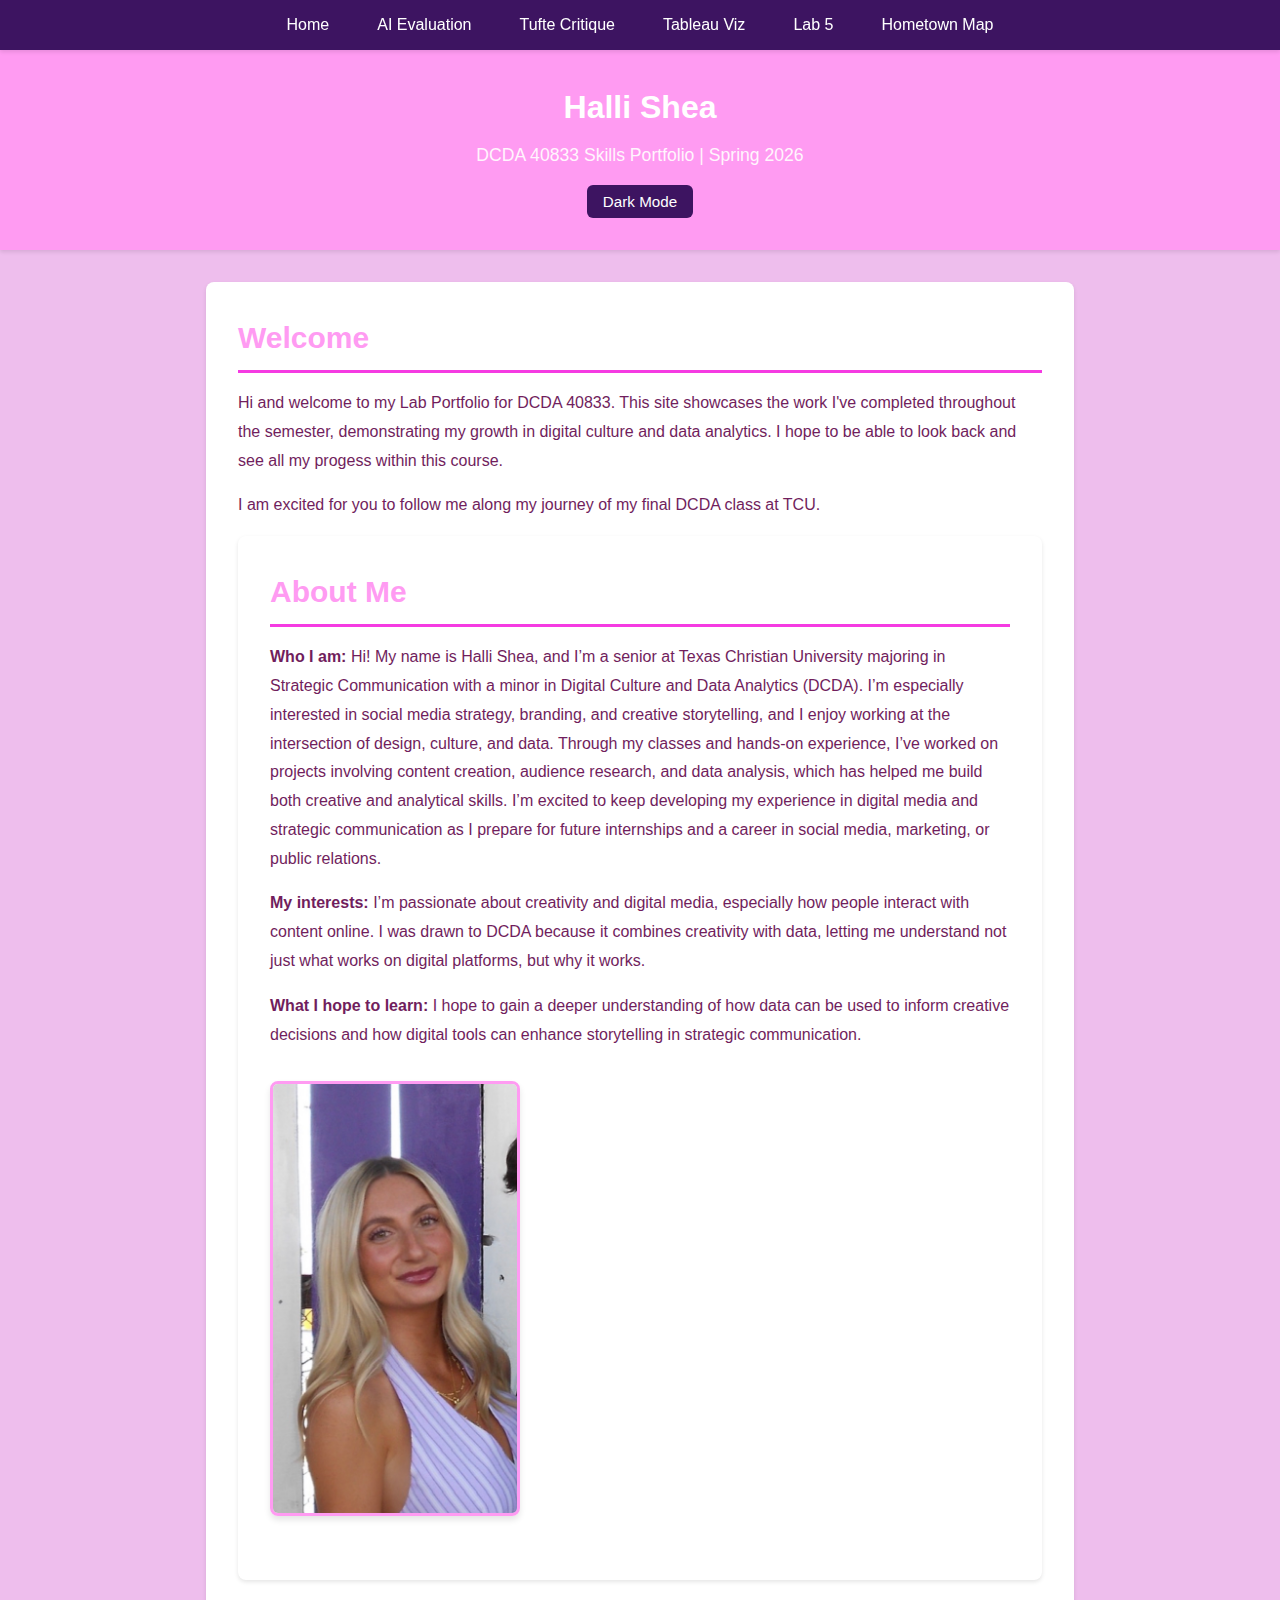
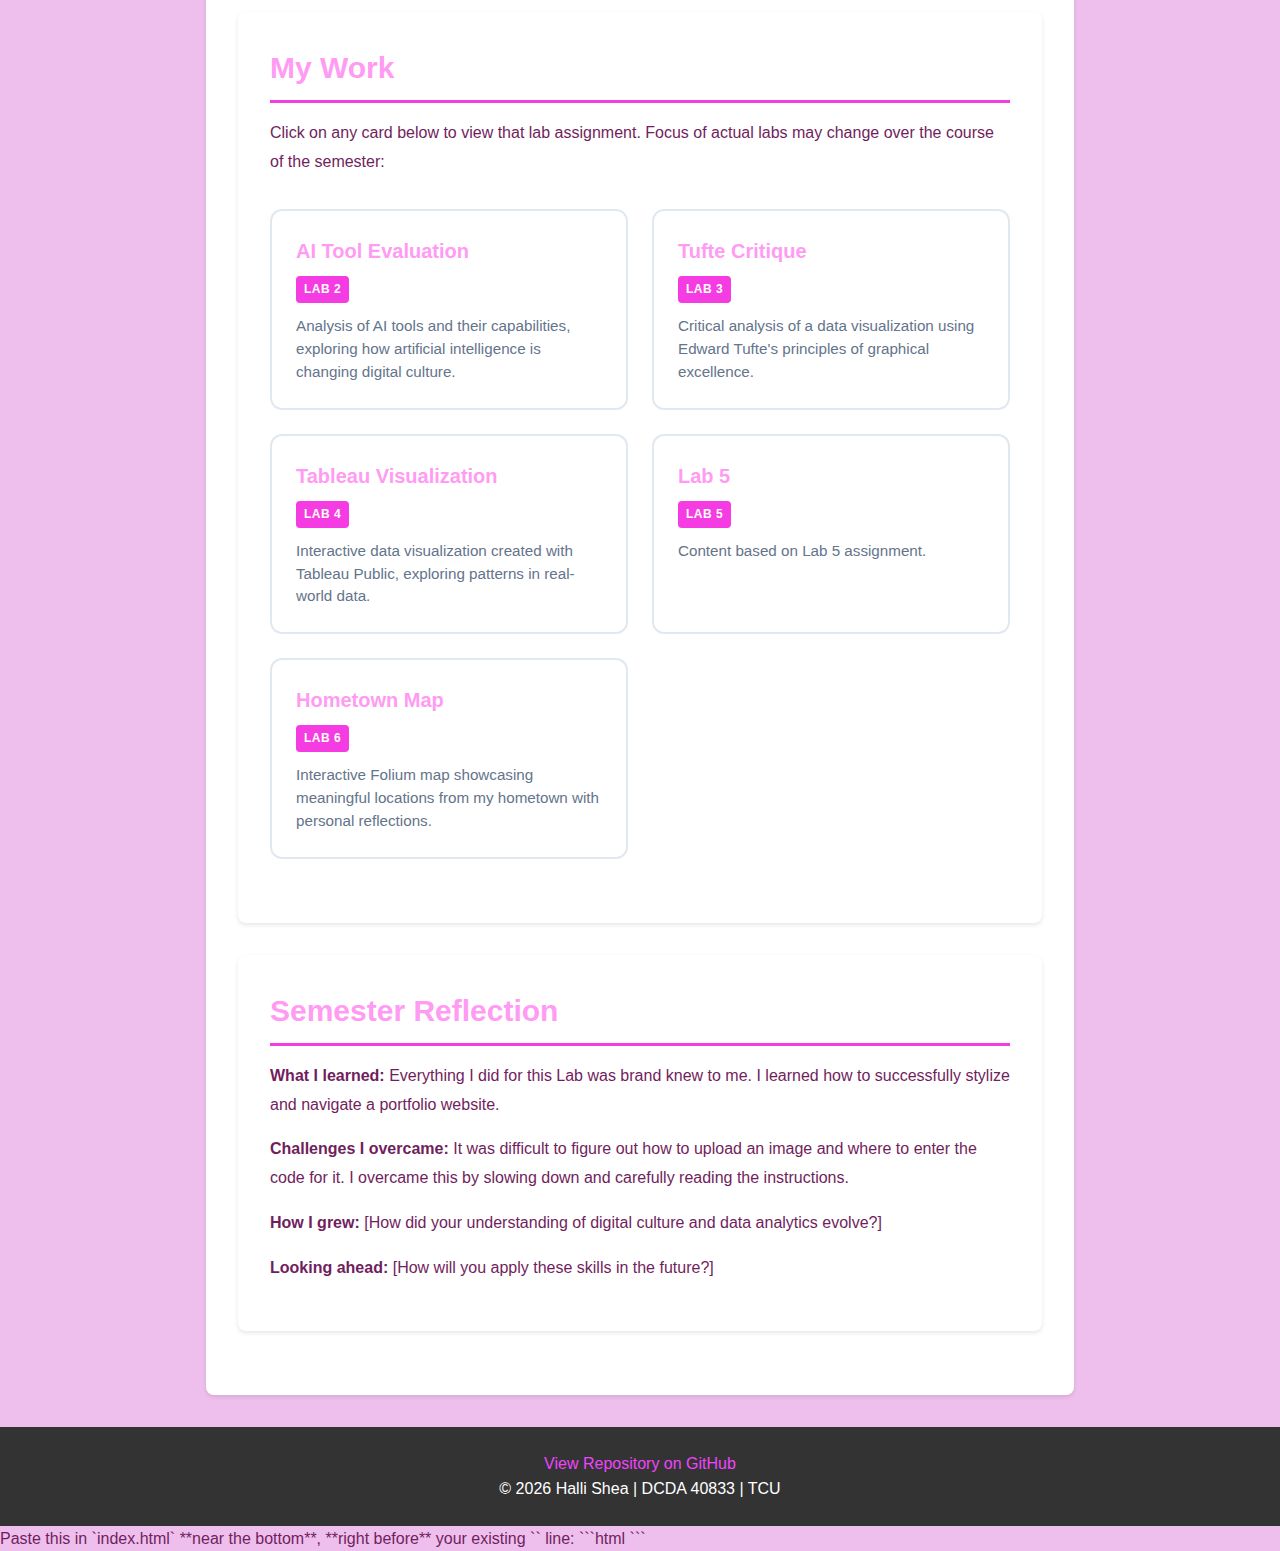
<file: index.html>
<!DOCTYPE html>
<html lang="en">
<head>
    <meta charset="UTF-8">
    <meta name="viewport" content="width=device-width, initial-scale=1.0">
    <meta name="description" content="Skills Portfolio showcasing work from DCDA 40833">
    <meta name="author" content="Halli Shea">
    <title>Halli Shea | DCDA 40833 Skills Portfolio</title>
    <link rel="stylesheet" href="css/styles.css">
</head>
<body>

<!--
I customized this portfolio to reflect my own background, interests, and goals.
I replaced the placeholder text with information about myself and added a profile photo
to make the site feel more personal and professional.
-->
    <!-- Navigation: Links to all portfolio pages -->
    <nav class="site-nav">
        <button class="nav-toggle" type="button" aria-expanded="false" aria-controls="primary-nav-links" aria-label="Toggle navigation menu">
            <span class="nav-toggle-bar" aria-hidden="true"></span>
            <span class="nav-toggle-bar" aria-hidden="true"></span>
            <span class="nav-toggle-bar" aria-hidden="true"></span>
        </button>
        <ul id="primary-nav-links" class="nav-links">
            <li><a href="index.html">Home</a></li>
            <li><a href="lab02.html">AI Evaluation</a></li>
            <li><a href="lab03.html">Tufte Critique</a></li>
            <li><a href="lab04.html">Tableau Viz</a></li>
            <li><a href="lab05.html">Lab 5</a></li>
            <li><a href="hometown-map.html">Hometown Map</a></li>
        </ul>
    </nav>

    <!-- Header: Your name and course info -->
    <header>
        <h1>Halli Shea</h1>
        <p>DCDA 40833 Skills Portfolio | Spring 2026</p>
        <!-- Dark mode toggle button -->
<button id="darkModeToggle" type="button" aria-label="Toggle dark mode">
  Dark Mode
</button>
    </header>

    <main>
        <!-- Welcome Section: Brief introduction to my portfolio and explains what people will be seeing.-->
        <section id="welcome">
            <h2>Welcome</h2>
            <!-- TODO: Write a brief introduction (2-3 sentences) about your portfolio -->
            <p>Hi and welcome to my Lab Portfolio for DCDA 40833. This site showcases the work I've completed throughout the semester, demonstrating my growth in digital culture and data analytics. I hope to be able to look back and see all my progess within this course.</p>
            <p>I am excited for you to follow me along my journey of my final DCDA class at TCU. </p>

        <!-- About Section: This section introduces who I am, what I’m interested in, and what I hope to learn. -->
        <section id="about">
            <h2>About Me</h2>
            <!-- TODO: Replace this placeholder content with information about yourself -->
            <p><strong>Who I am:</strong> Hi! My name is Halli Shea, and I’m a senior at Texas Christian University majoring in Strategic Communication with a minor in Digital Culture and Data Analytics (DCDA). I’m especially interested in social media strategy, branding, and creative storytelling, and I enjoy working at the intersection of design, culture, and data. Through my classes and hands-on experience, I’ve worked on projects involving content creation, audience research, and data analysis, which has helped me build both creative and analytical skills. I’m excited to keep developing my experience in digital media and strategic communication as I prepare for future internships and a career in social media, marketing, or public relations.</p>
            <p><strong>My interests:</strong> I’m passionate about creativity and digital media, especially how people interact with content online. I was drawn to DCDA because it combines creativity with data, letting me understand not just what works on digital platforms, but why it works.</p>
            <p><strong>What I hope to learn:</strong> I hope to gain a deeper understanding of how data can be used to inform creative decisions and how digital tools can enhance storytelling in strategic communication.</p>

            <!-- Optional: Add a photo of yourself -->
            <figure class="viz-container">
  <img src="images/profile.jpg" alt="Halli Shea headshot" class="profile-img">
</figure>

        </section>

        <!-- Portfolio Section: Links to all lab pages -->
        <section id="portfolio">
            <h2>My Work</h2>
            <p>Click on any card below to view that lab assignment. Focus of actual labs may change over the course of the semester:</p>

            <!-- Portfolio Grid: Cards linking to each lab page -->
            <div class="portfolio-grid">

                <!-- Lab 2: AI Tool Evaluation -->
                <a href="lab02.html" class="portfolio-card">
                    <h3>AI Tool Evaluation</h3>
                    <span class="lab-tag">Lab 2</span>
                    <p>Analysis of AI tools and their capabilities, exploring how artificial intelligence is changing digital culture.</p>
                </a>

                <!-- Lab 3: Tufte Critique -->
               <a href="lab03.html" class="portfolio-card">
                    <h3>Tufte Critique</h3>
                    <span class="lab-tag">Lab 3</span>
                    <p>Critical analysis of a data visualization using Edward Tufte's principles of graphical excellence.</p>
                </a>

                <!-- Lab 4: Tableau Visualization -->
                <a href="lab04.html" class="portfolio-card">
                    <h3>Tableau Visualization</h3>
                    <span class="lab-tag">Lab 4</span>
                    <p>Interactive data visualization created with Tableau Public, exploring patterns in real-world data.</p>
                </a>

                <!-- Lab 5: TBD -->
                <a href="lab5.html" class="portfolio-card">
                    <h3>Lab 5</h3>
                    <span class="lab-tag">Lab 5</span>
                    <p>Content based on Lab 5 assignment.</p>
                </a>

                <!-- Lab 6: Hometown Map -->
                <a href="hometown-map.html" class="portfolio-card">
                    <h3>Hometown Map</h3>
                    <span class="lab-tag">Lab 6</span>
                    <p>Interactive Folium map showcasing meaningful locations from my hometown with personal reflections.</p>
                </a>

            </div>
        </section>

        <!-- Reflection Section: Optional semester reflection -->
        <section id="reflection">
            <h2>Semester Reflection</h2>
            <!-- TODO: After completing all labs, write a reflection on your growth -->
            <p><strong>What I learned:</strong> Everything I did for this Lab was brand knew to me. I learned how to successfully stylize and navigate a portfolio website.</p>
            <p><strong>Challenges I overcame:</strong> It was difficult to figure out how to upload an image and where to enter the code for it. I overcame this by slowing down and carefully reading the instructions.</p>
            <p><strong>How I grew:</strong> [How did your understanding of digital culture and data analytics evolve?]</p>
            <p><strong>Looking ahead:</strong> [How will you apply these skills in the future?]</p>
        </section>
    </main>

    <!-- Footer: Links and copyright -->
    <footer>
        <p><a href="https://github.com/yourusername/your-repo-name">View Repository on GitHub</a></p>
        <p>&copy; 2026 Halli Shea | DCDA 40833 | TCU</p>
    </footer>
    Paste this in `index.html` **near the bottom**, **right before** your existing `<script src="js/nav.js"></script>` line:

```html
<script>
  // Find the dark mode button
  const darkModeToggle = document.getElementById("darkModeToggle");

  // Turn dark mode on/off
  function toggleDarkMode() {
    document.body.classList.toggle("dark-mode");

    // Save user choice
    if (document.body.classList.contains("dark-mode")) {
      localStorage.setItem("theme", "dark");
    } else {
      localStorage.setItem("theme", "light");
    }
  }

  // Load saved theme on refresh
  if (localStorage.getItem("theme") === "dark") {
    document.body.classList.add("dark-mode");
  }

  // Run toggle when button is clicked
  darkModeToggle.addEventListener("click", toggleDarkMode);
</script>
```
    <script src="js/nav.js"></script>
</body>
</html>
</file>
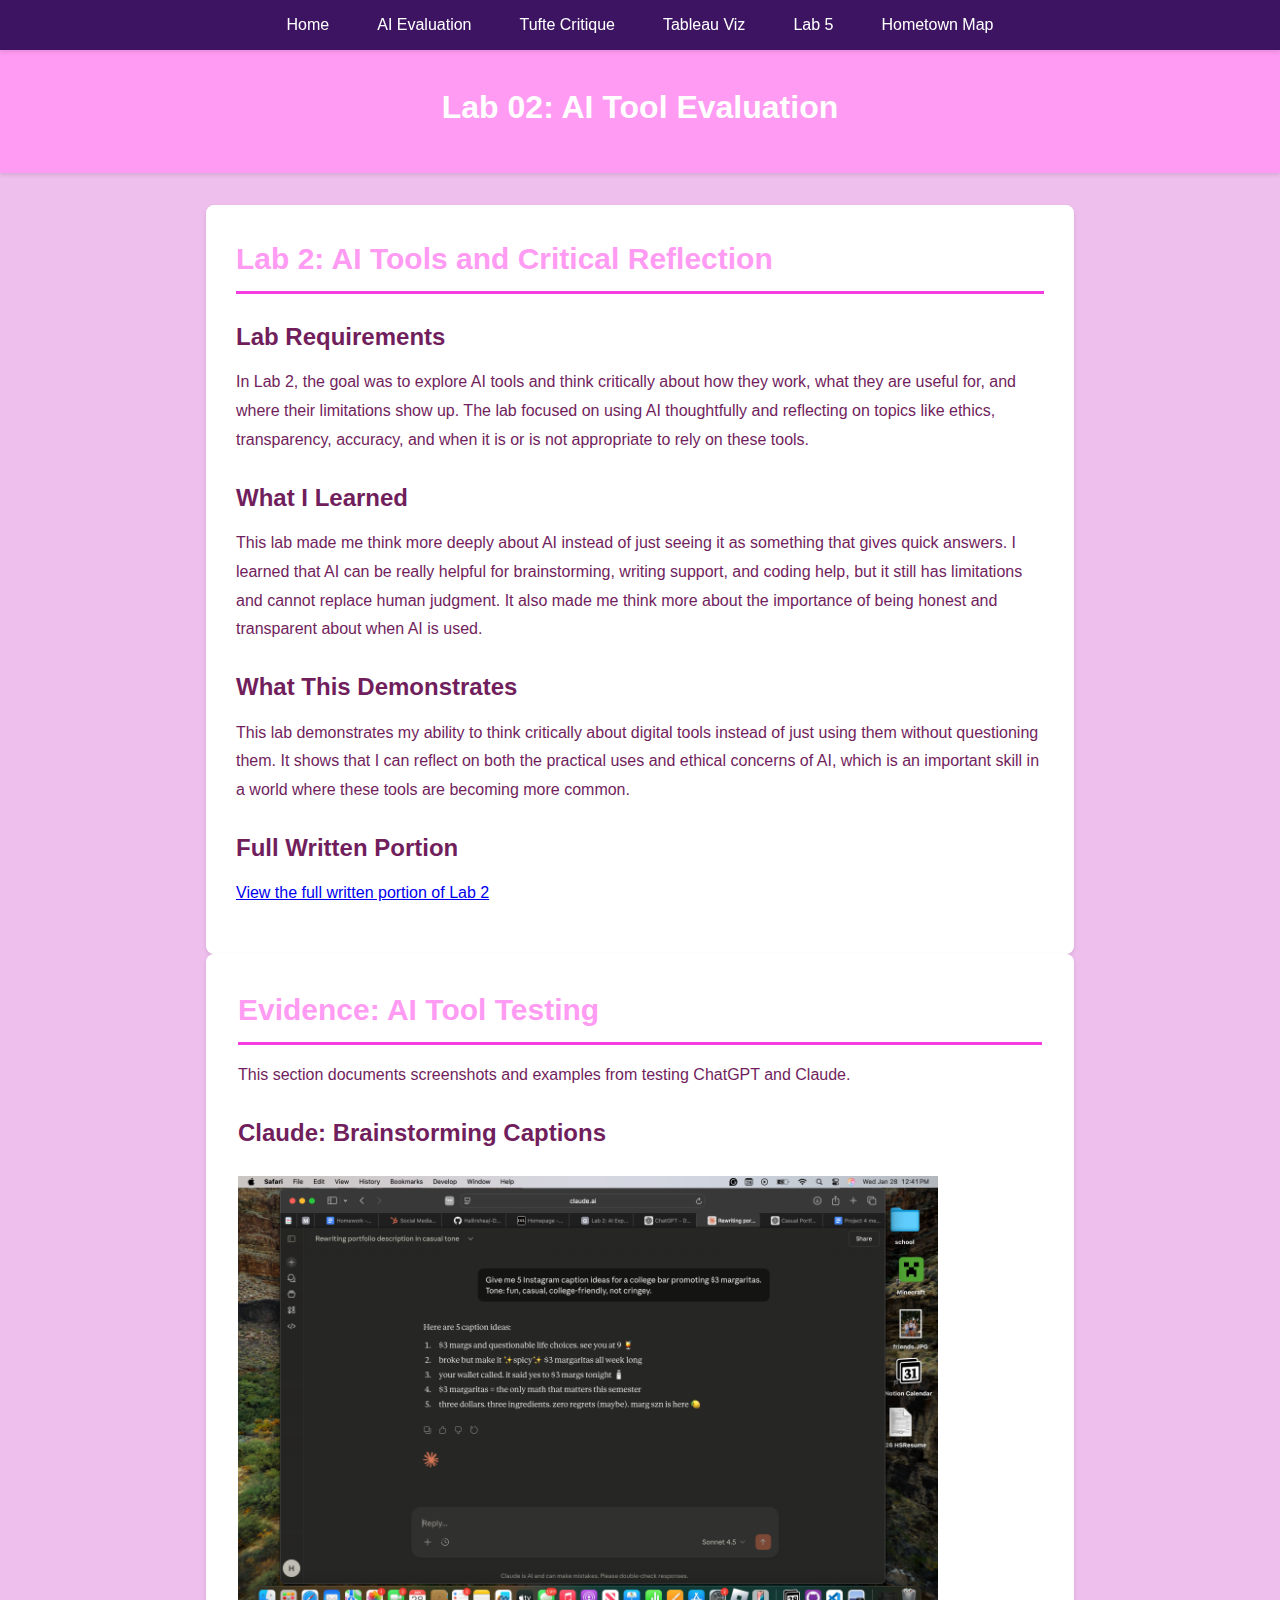
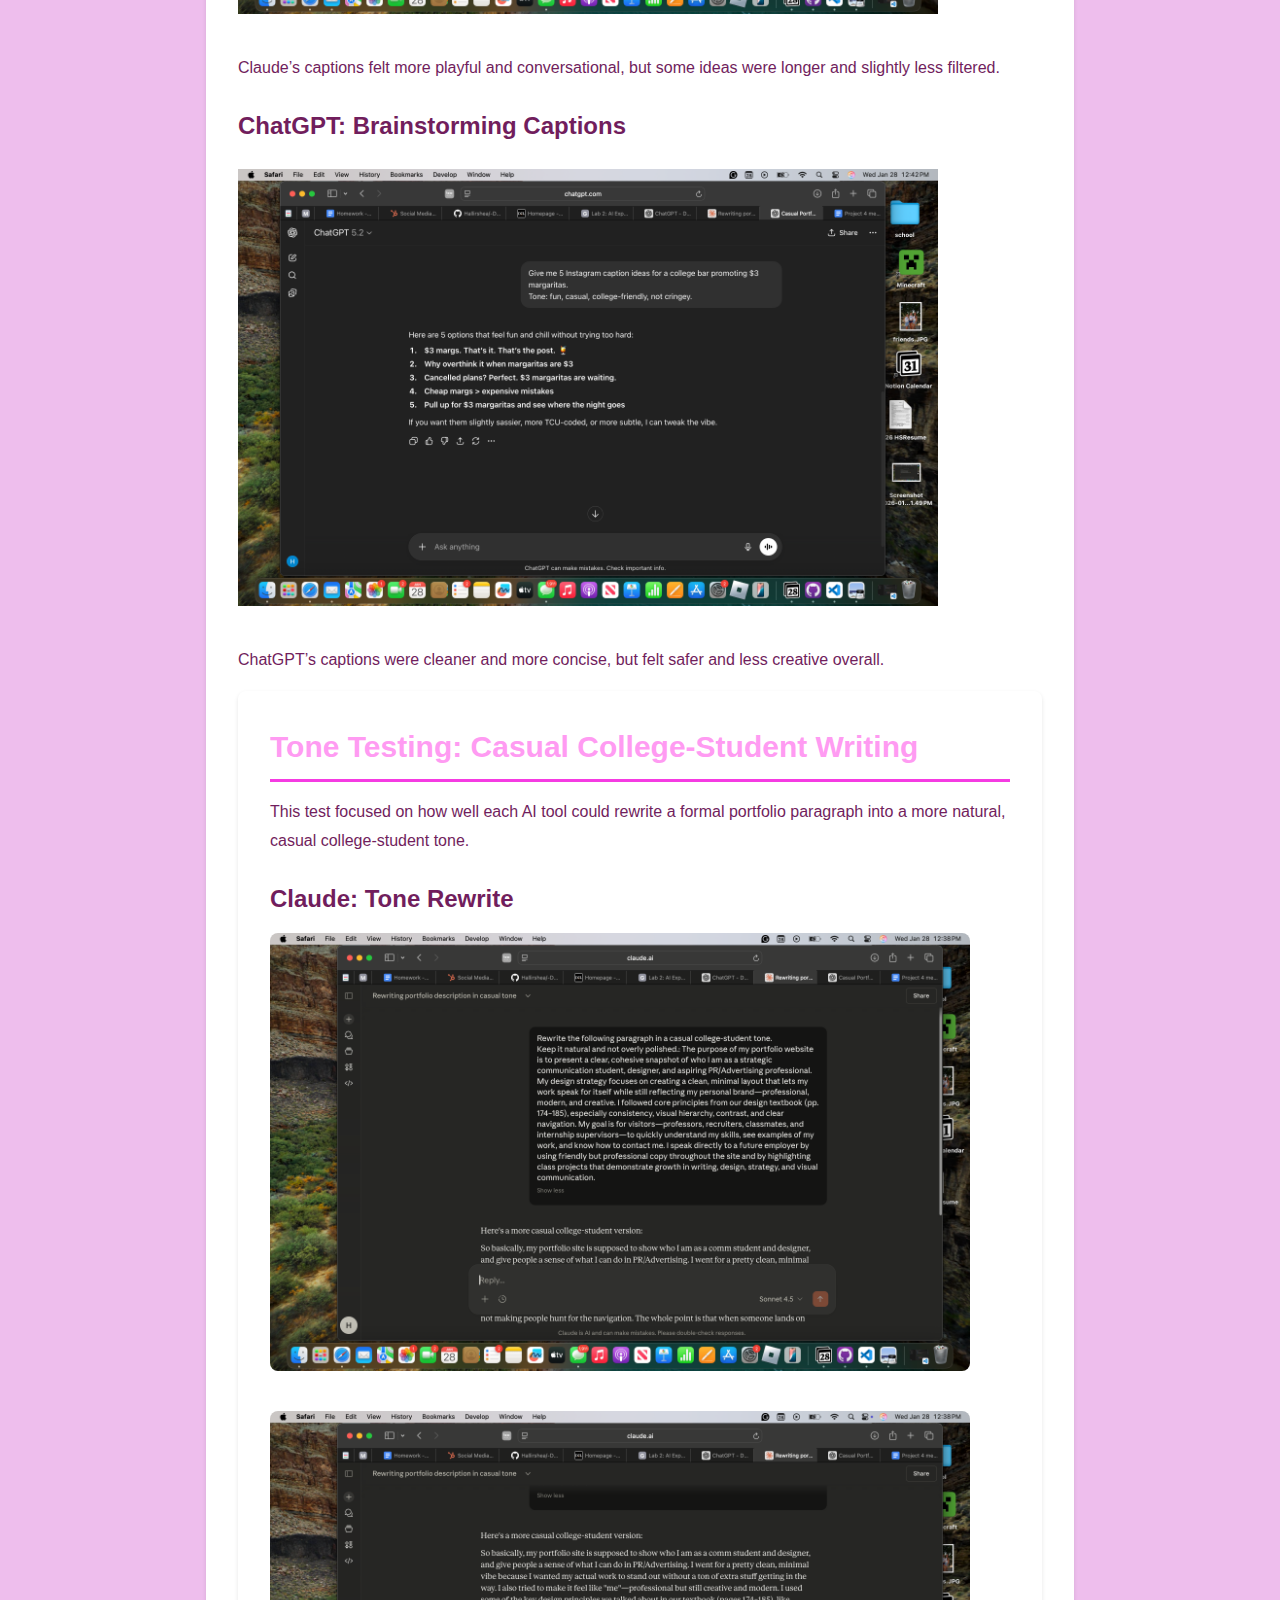
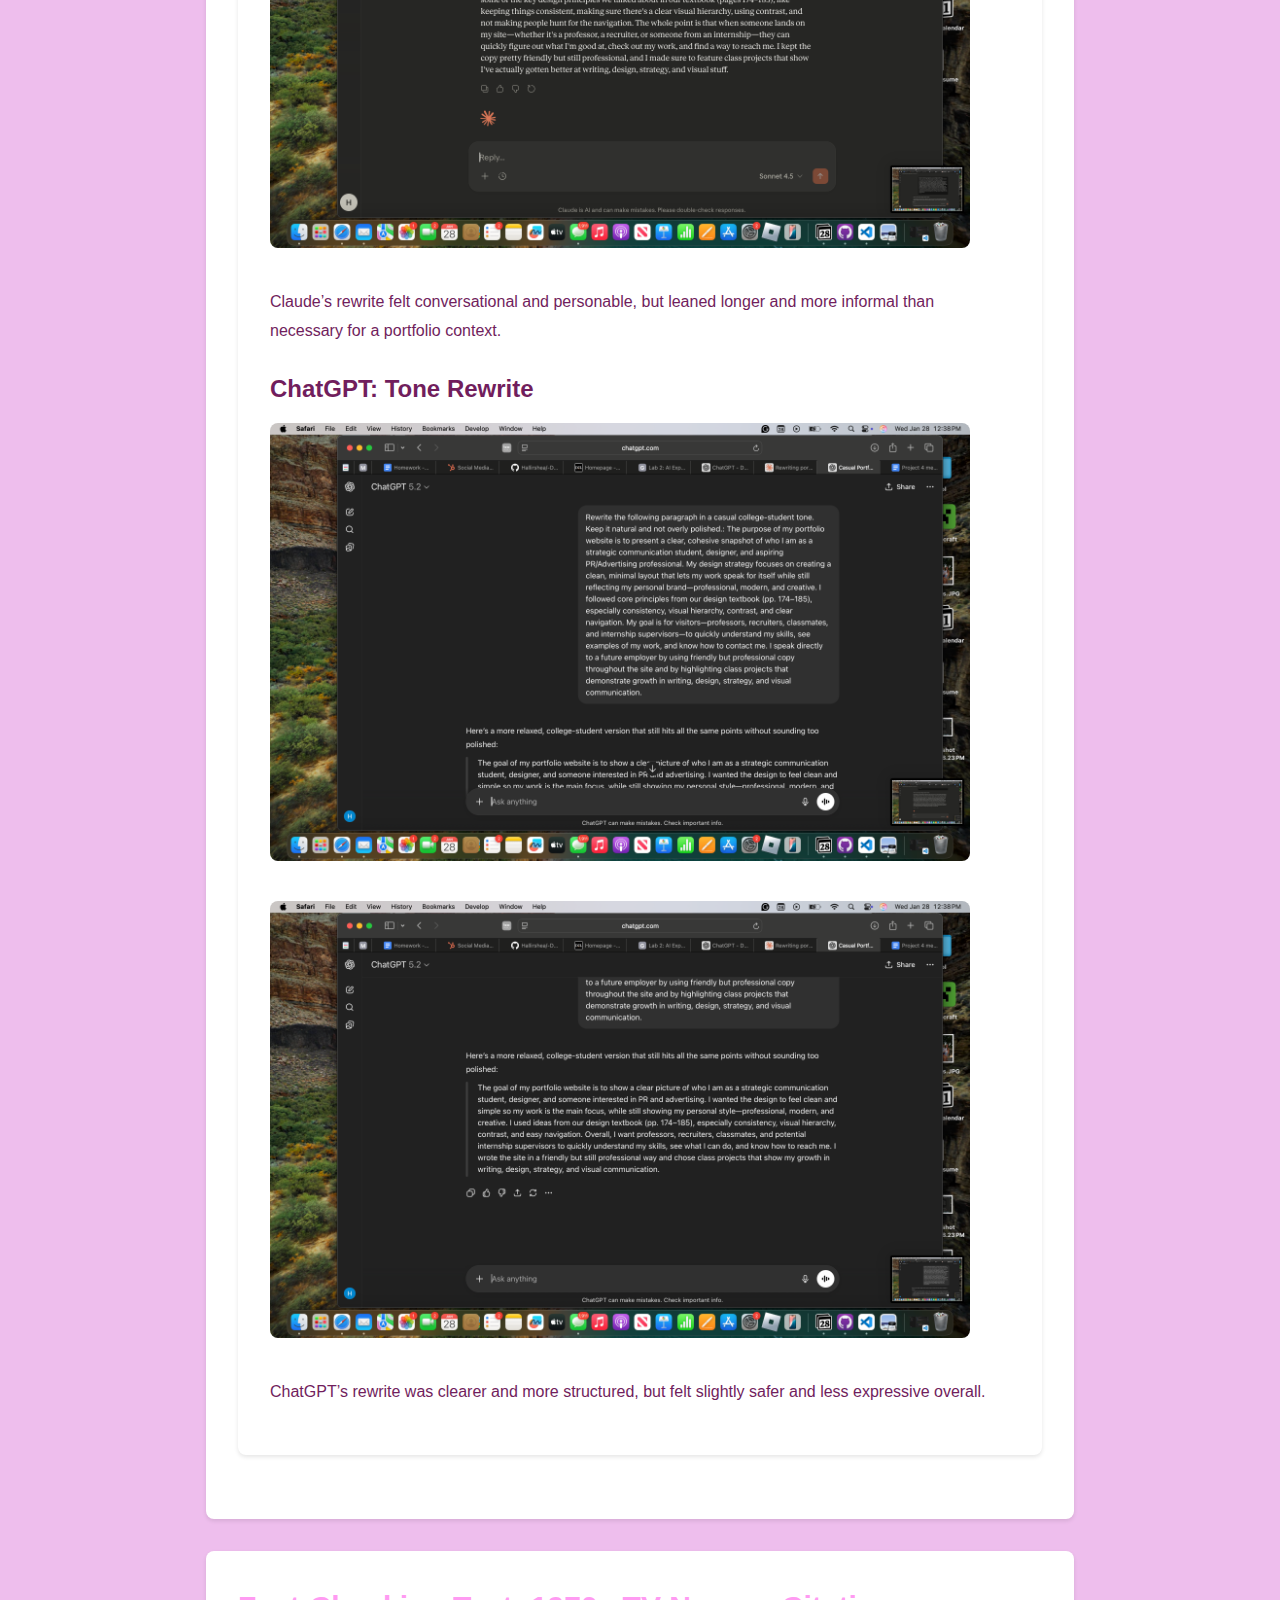
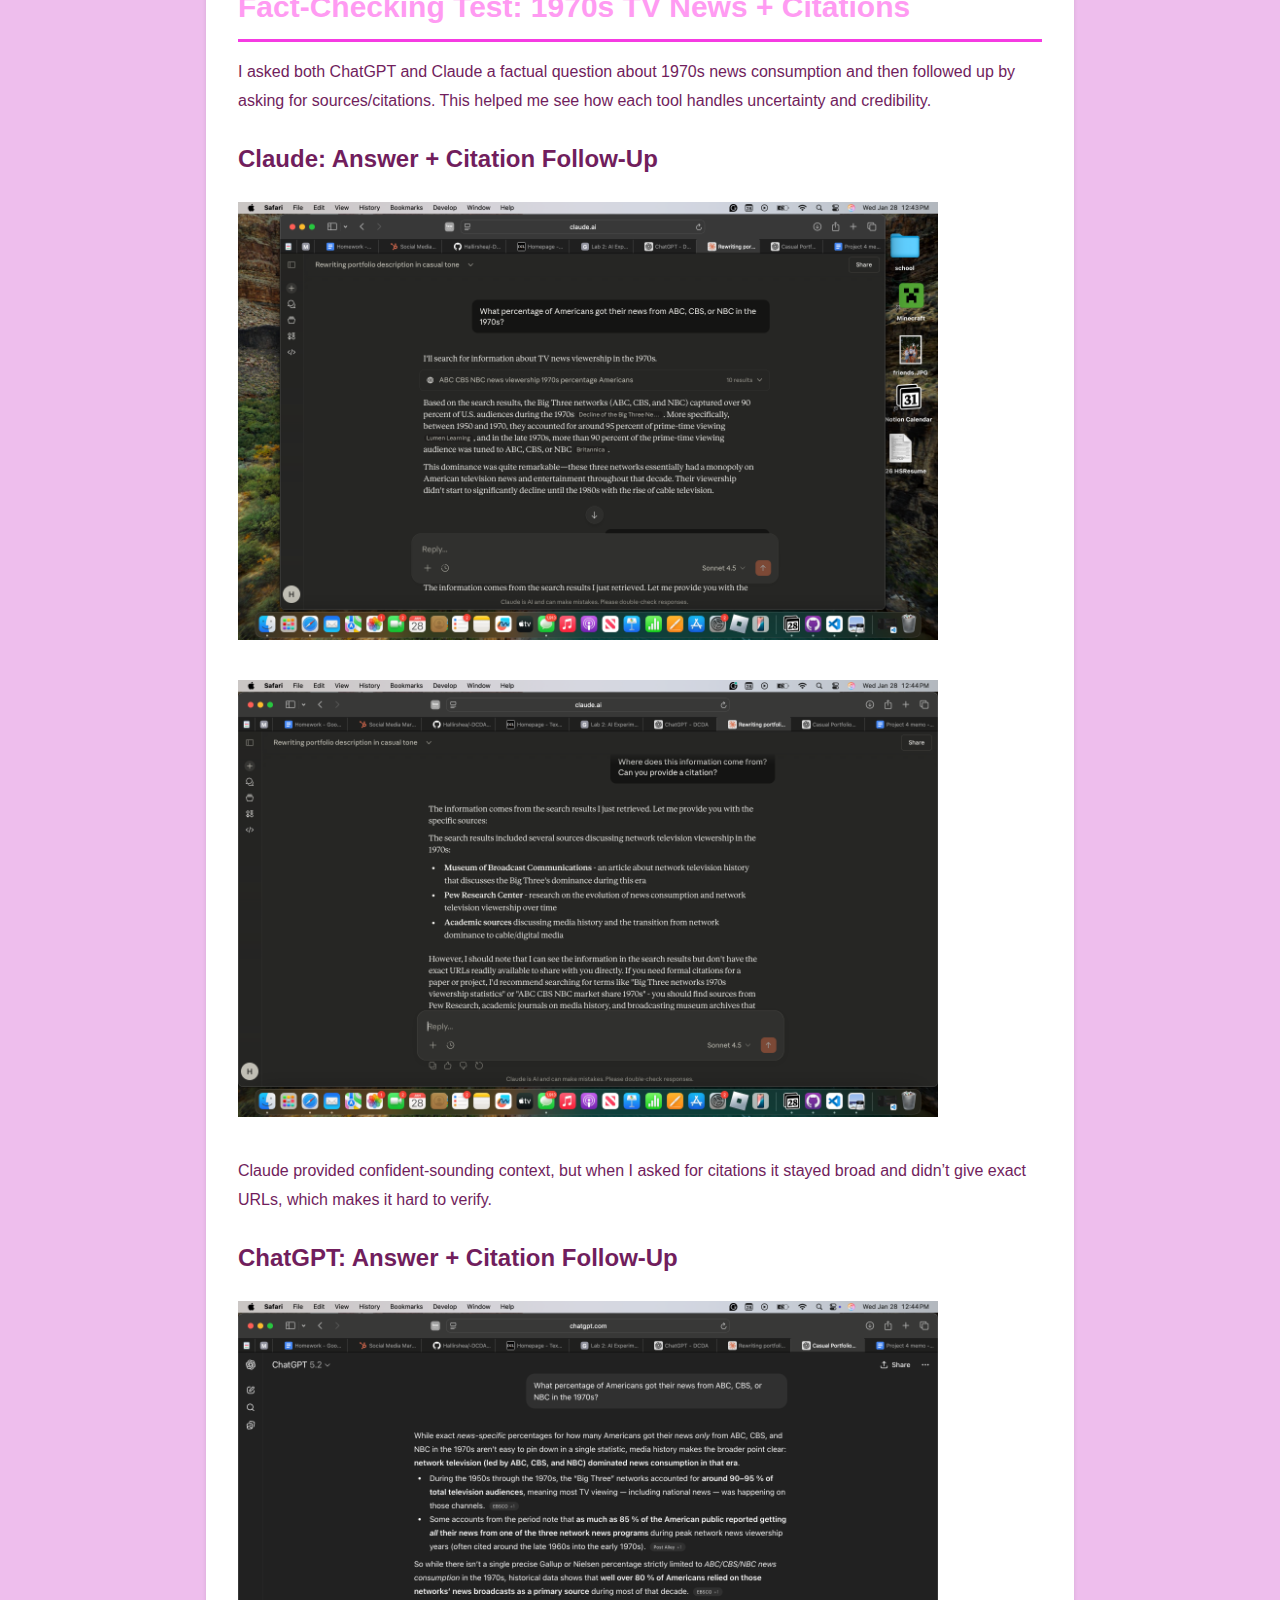
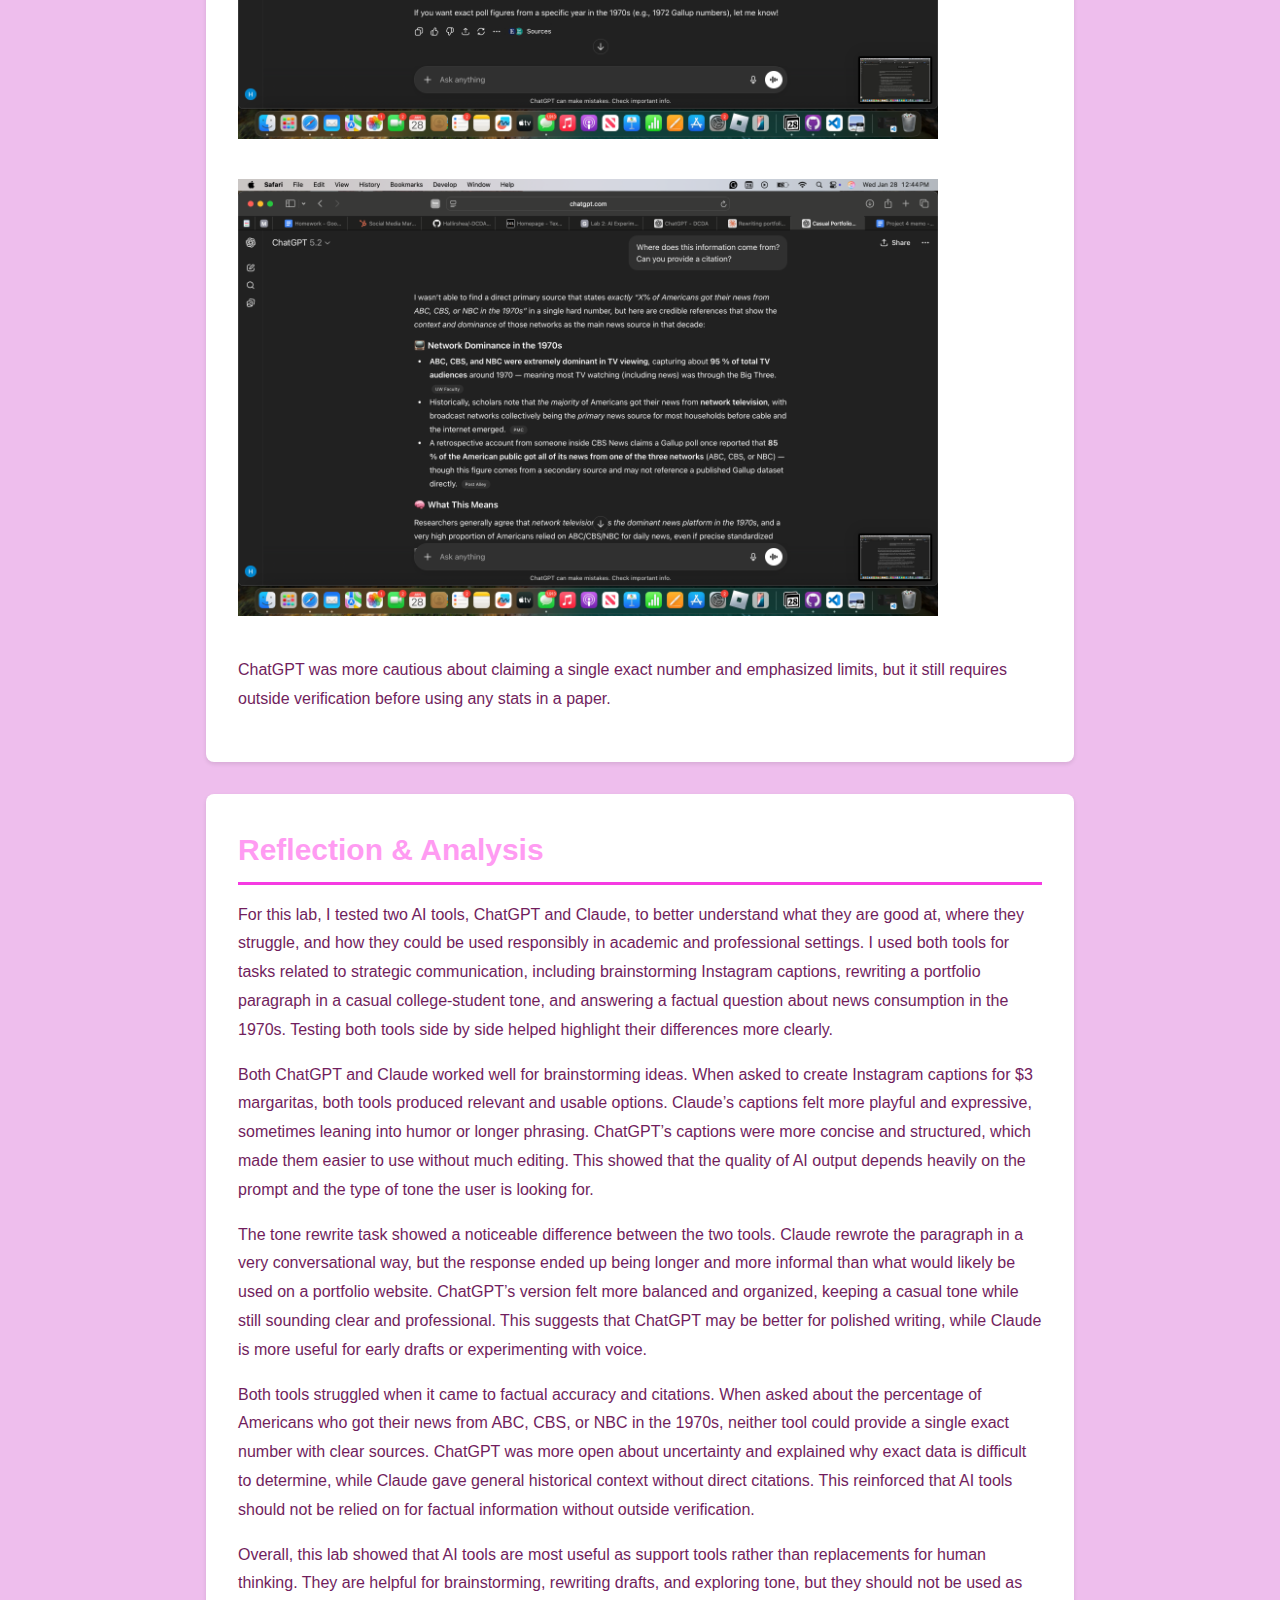
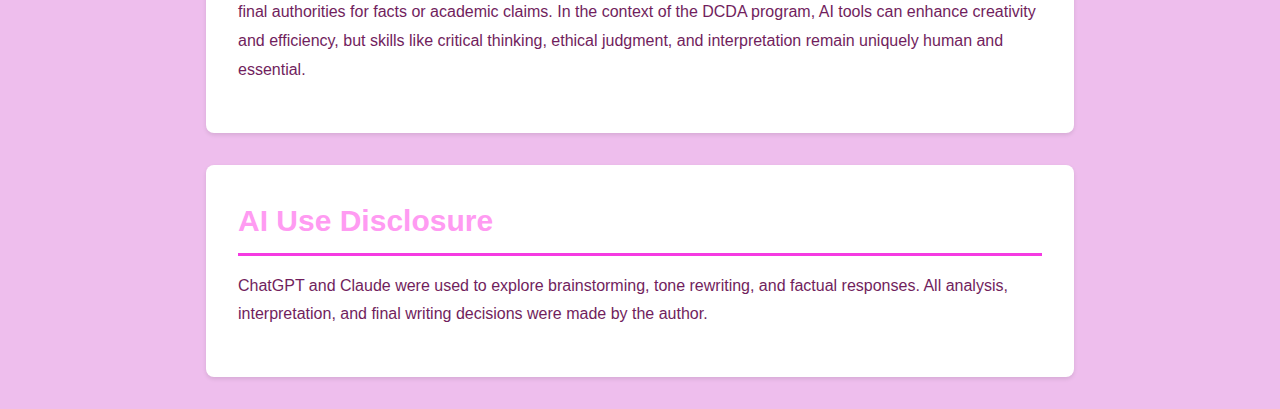
<file: lab02.html>
<!DOCTYPE html>
<html lang="en">
<head>
    <meta charset="UTF-8">
    <meta name="viewport" content="width=device-width, initial-scale=1.0">
    <meta name="description" content="Skills Portfolio showcasing work from DCDA 40833">
    <meta name="author" content="Halli Shea">
    <title>Lab 02: AI Tool Evaluation</title>
    <link rel="stylesheet" href="css/styles.css">
</head>
<body>


    <!-- Navigation: Links to all portfolio pages -->
    <nav class="site-nav">
        <button class="nav-toggle" type="button" aria-expanded="false" aria-controls="primary-nav-links" aria-label="Toggle navigation menu">
            <span class="nav-toggle-bar" aria-hidden="true"></span>
            <span class="nav-toggle-bar" aria-hidden="true"></span>
            <span class="nav-toggle-bar" aria-hidden="true"></span>
        </button>
        <ul id="primary-nav-links" class="nav-links">
            <li><a href="index.html">Home</a></li>
            <li><a href="lab02.html">AI Evaluation</a></li>
            <li><a href="lab03.html">Tufte Critique</a></li>
            <li><a href="lab04.html">Tableau Viz</a></li>
            <li><a href="lab5.html">Lab 5</a></li>
            <li><a href="hometown-map.html">Hometown Map</a></li>
        </ul>
    </nav>
<header>
  <h1>Lab 02: AI Tool Evaluation</h1>
</header>
<main>
  <!-- Main content section for Lab 2 -->
<section class="lab-content">
  <h2>Lab 2: AI Tools and Critical Reflection</h2>

  <!-- This section explains the assignment requirements -->
  <h3>Lab Requirements</h3>
  <p>
    In Lab 2, the goal was to explore AI tools and think critically about how they work, what they are useful for, and where their limitations show up. The lab focused on using AI thoughtfully and reflecting on topics like ethics, transparency, accuracy, and when it is or is not appropriate to rely on these tools.
  </p>

  <!-- This section explains what I learned from the lab -->
  <h3>What I Learned</h3>
  <p>
    This lab made me think more deeply about AI instead of just seeing it as something that gives quick answers. I learned that AI can be really helpful for brainstorming, writing support, and coding help, but it still has limitations and cannot replace human judgment. It also made me think more about the importance of being honest and transparent about when AI is used.
  </p>

  <!-- This section explains what this lab demonstrates about my abilities -->
  <h3>What This Demonstrates</h3>
  <p>
    This lab demonstrates my ability to think critically about digital tools instead of just using them without questioning them. It shows that I can reflect on both the practical uses and ethical concerns of AI, which is an important skill in a world where these tools are becoming more common.
  </p>

  <!-- Link to the full written lab -->
  <h3>Full Written Portion</h3>
  <p>
    <a href="https://tcu-dcda.github.io/DCDA40833_SP26/labs/lab02.html" target="_blank">View the full written portion of Lab 2</a>
  </p>
  </section>
  <section>
    <h2>Evidence: AI Tool Testing</h2>
    <p>This section documents screenshots and examples from testing ChatGPT and Claude.</p>
  <h3>Claude: Brainstorming Captions</h3>
    <img
  src="images/lab02/chatgpt/claude/claude-brainstorm.png"
  alt="Claude brainstorming Instagram captions for $3 margaritas"
>
<p>
  Claude’s captions felt more playful and conversational, but some ideas were longer and slightly less filtered.
</p>

<h3>ChatGPT: Brainstorming Captions</h3>
<img
  src="images/lab02/chatgpt/chatgpt-brainstorm.png"
  alt="ChatGPT brainstorming Instagram captions for $3 margaritas"
>
<p>
  ChatGPT’s captions were cleaner and more concise, but felt safer and less creative overall.
</p>
<section>
  <h2>Tone Testing: Casual College-Student Writing</h2>

  <p>
    This test focused on how well each AI tool could rewrite a formal portfolio paragraph into a more natural, casual college-student tone.
  </p>

  <h3>Claude: Tone Rewrite</h3>
  <img
    class="lab-image"
    src="images/lab02/chatgpt/claude/claude-tone.png"
    alt="Claude rewriting a portfolio paragraph in a casual tone"
  >

  <img
    class="lab-image"
    src="images/lab02/chatgpt/claude/claude-tone2.png"
    alt="Second Claude example of casual tone rewrite"
  >

  <p>
    Claude’s rewrite felt conversational and personable, but leaned longer and more informal than necessary for a portfolio context.
  </p>

  <h3>ChatGPT: Tone Rewrite</h3>
  <img
    class="lab-image"
    src="images/lab02/chatgpt/chatgpt-tone.png"
    alt="ChatGPT rewriting a portfolio paragraph in a casual tone"
  >

  <img
    class="lab-image"
    src="images/lab02/chatgpt/chatgpt-tone2.png"
    alt="Second ChatGPT example of casual tone rewrite"
  >

  <p>
    ChatGPT’s rewrite was clearer and more structured, but felt slightly safer and less expressive overall.
  </p>
</section>


  </section>

<section>
  <h2>Fact-Checking Test: 1970s TV News + Citations</h2>
  <p>
    I asked both ChatGPT and Claude a factual question about 1970s news consumption and then followed up by asking for sources/citations.
    This helped me see how each tool handles uncertainty and credibility.
  </p>

  <h3>Claude: Answer + Citation Follow-Up</h3>
  <img
    src="images/lab02/chatgpt/claude/claude-facts.png"
    alt="Claude answer about 1970s news consumption"
  >
  <img
    src="images/lab02/chatgpt/claude/claude-facts2.png"
    alt="Claude follow-up response about citations for 1970s news consumption"
  >
  <p>
    Claude provided confident-sounding context, but when I asked for citations it stayed broad and didn’t give exact URLs, which makes it hard to verify.
  </p>

  <h3>ChatGPT: Answer + Citation Follow-Up</h3>
  <img
    src="images/lab02/chatgpt/chatgpt-facts.png"
    alt="ChatGPT answer about 1970s news consumption"
  >
  <img
    src="images/lab02/chatgpt/chatgpt-facts2.png"
    alt="ChatGPT follow-up response about citations for 1970s news consumption"
  >
  <p>
    ChatGPT was more cautious about claiming a single exact number and emphasized limits, but it still requires outside verification before using any stats in a paper.
  </p>
</section>
<section>
  <h2>Reflection & Analysis</h2>

  <p>
    For this lab, I tested two AI tools, ChatGPT and Claude, to better understand what they are good at, where they struggle, and how they could be used responsibly in academic and professional settings. I used both tools for tasks related to strategic communication, including brainstorming Instagram captions, rewriting a portfolio paragraph in a casual college-student tone, and answering a factual question about news consumption in the 1970s. Testing both tools side by side helped highlight their differences more clearly.
  </p>

  <p>
    Both ChatGPT and Claude worked well for brainstorming ideas. When asked to create Instagram captions for $3 margaritas, both tools produced relevant and usable options. Claude’s captions felt more playful and expressive, sometimes leaning into humor or longer phrasing. ChatGPT’s captions were more concise and structured, which made them easier to use without much editing. This showed that the quality of AI output depends heavily on the prompt and the type of tone the user is looking for.
  </p>

  <p>
    The tone rewrite task showed a noticeable difference between the two tools. Claude rewrote the paragraph in a very conversational way, but the response ended up being longer and more informal than what would likely be used on a portfolio website. ChatGPT’s version felt more balanced and organized, keeping a casual tone while still sounding clear and professional. This suggests that ChatGPT may be better for polished writing, while Claude is more useful for early drafts or experimenting with voice.
  </p>

  <p>
    Both tools struggled when it came to factual accuracy and citations. When asked about the percentage of Americans who got their news from ABC, CBS, or NBC in the 1970s, neither tool could provide a single exact number with clear sources. ChatGPT was more open about uncertainty and explained why exact data is difficult to determine, while Claude gave general historical context without direct citations. This reinforced that AI tools should not be relied on for factual information without outside verification.
  </p>

  <p>
    Overall, this lab showed that AI tools are most useful as support tools rather than replacements for human thinking. They are helpful for brainstorming, rewriting drafts, and exploring tone, but they should not be used as final authorities for facts or academic claims. In the context of the DCDA program, AI tools can enhance creativity and efficiency, but skills like critical thinking, ethical judgment, and interpretation remain uniquely human and essential.
  </p>
</section>

<section>
  <h2>AI Use Disclosure</h2>
  <p>
    ChatGPT and Claude were used to explore brainstorming, tone rewriting, and factual responses. All analysis, interpretation, and final writing decisions were made by the author.
  </p>
</section>

</main>

<script src="js/nav.js"></script>
</body>
</file>
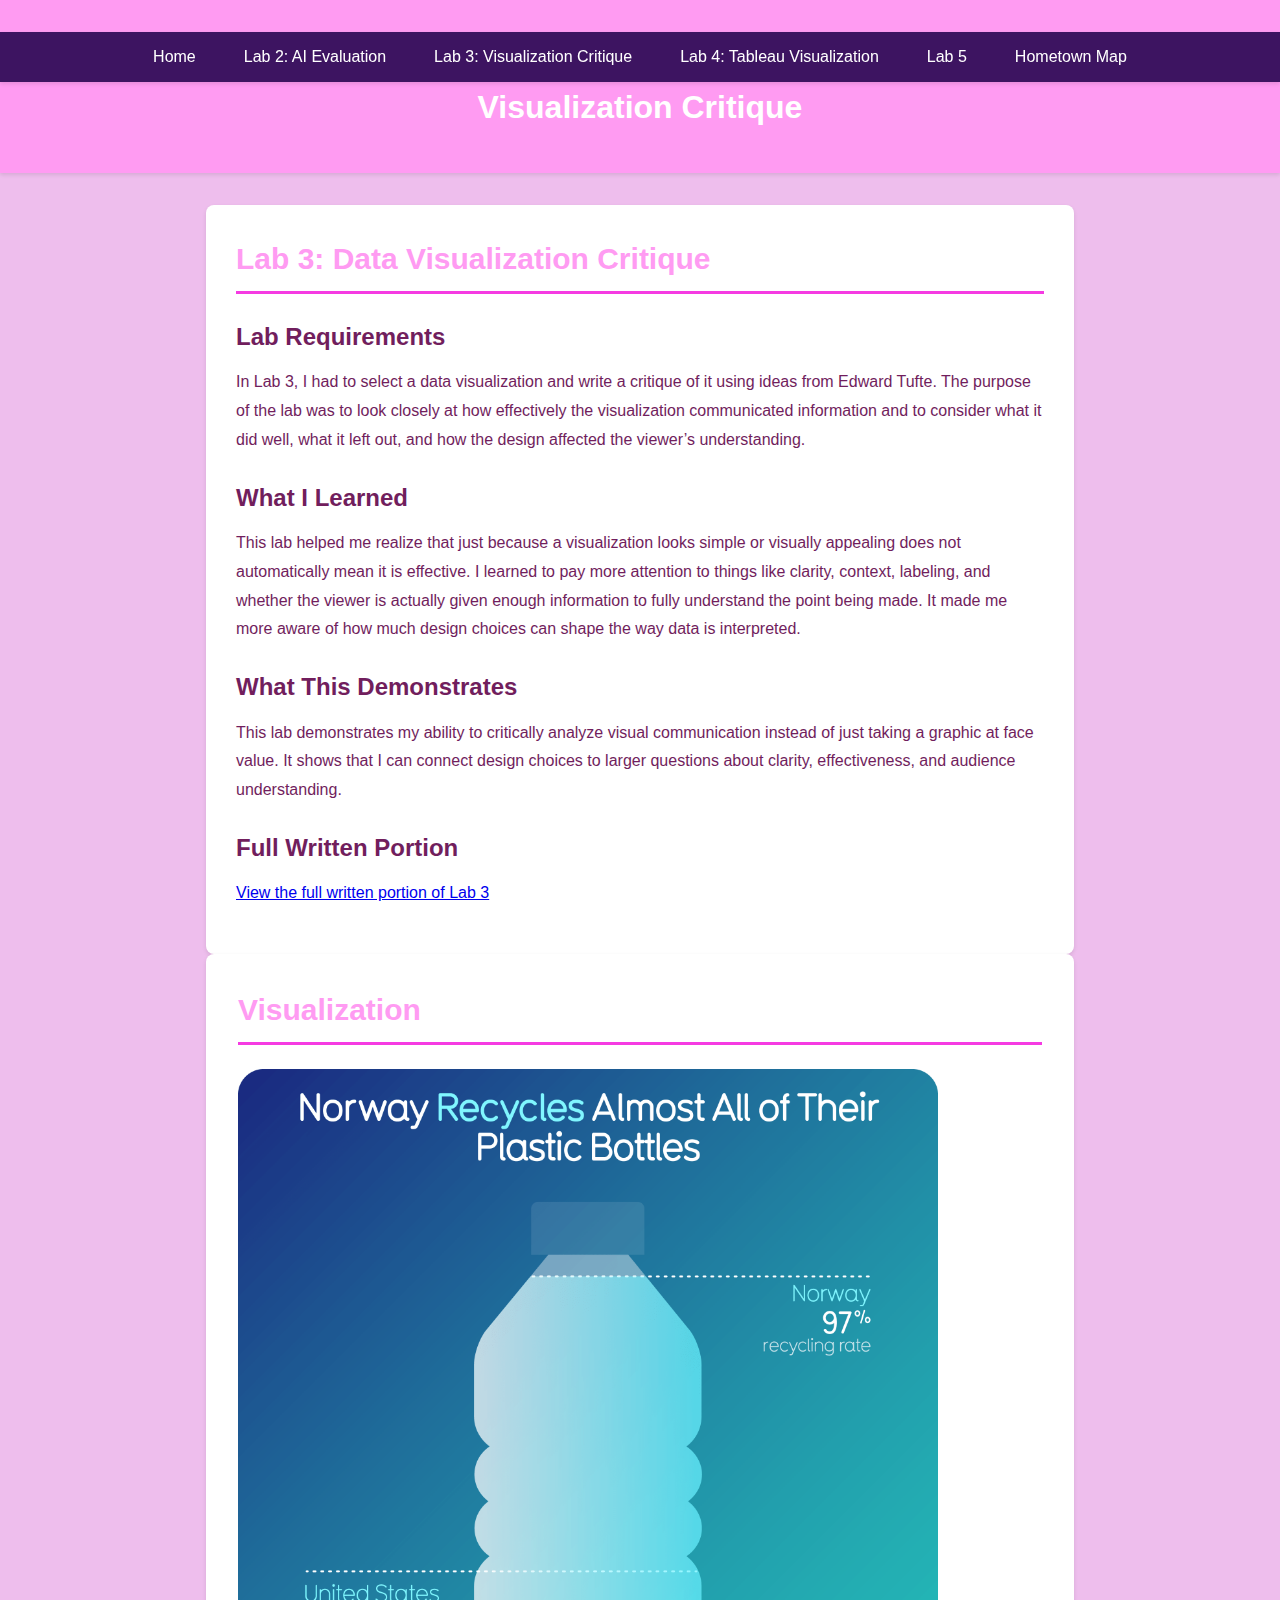
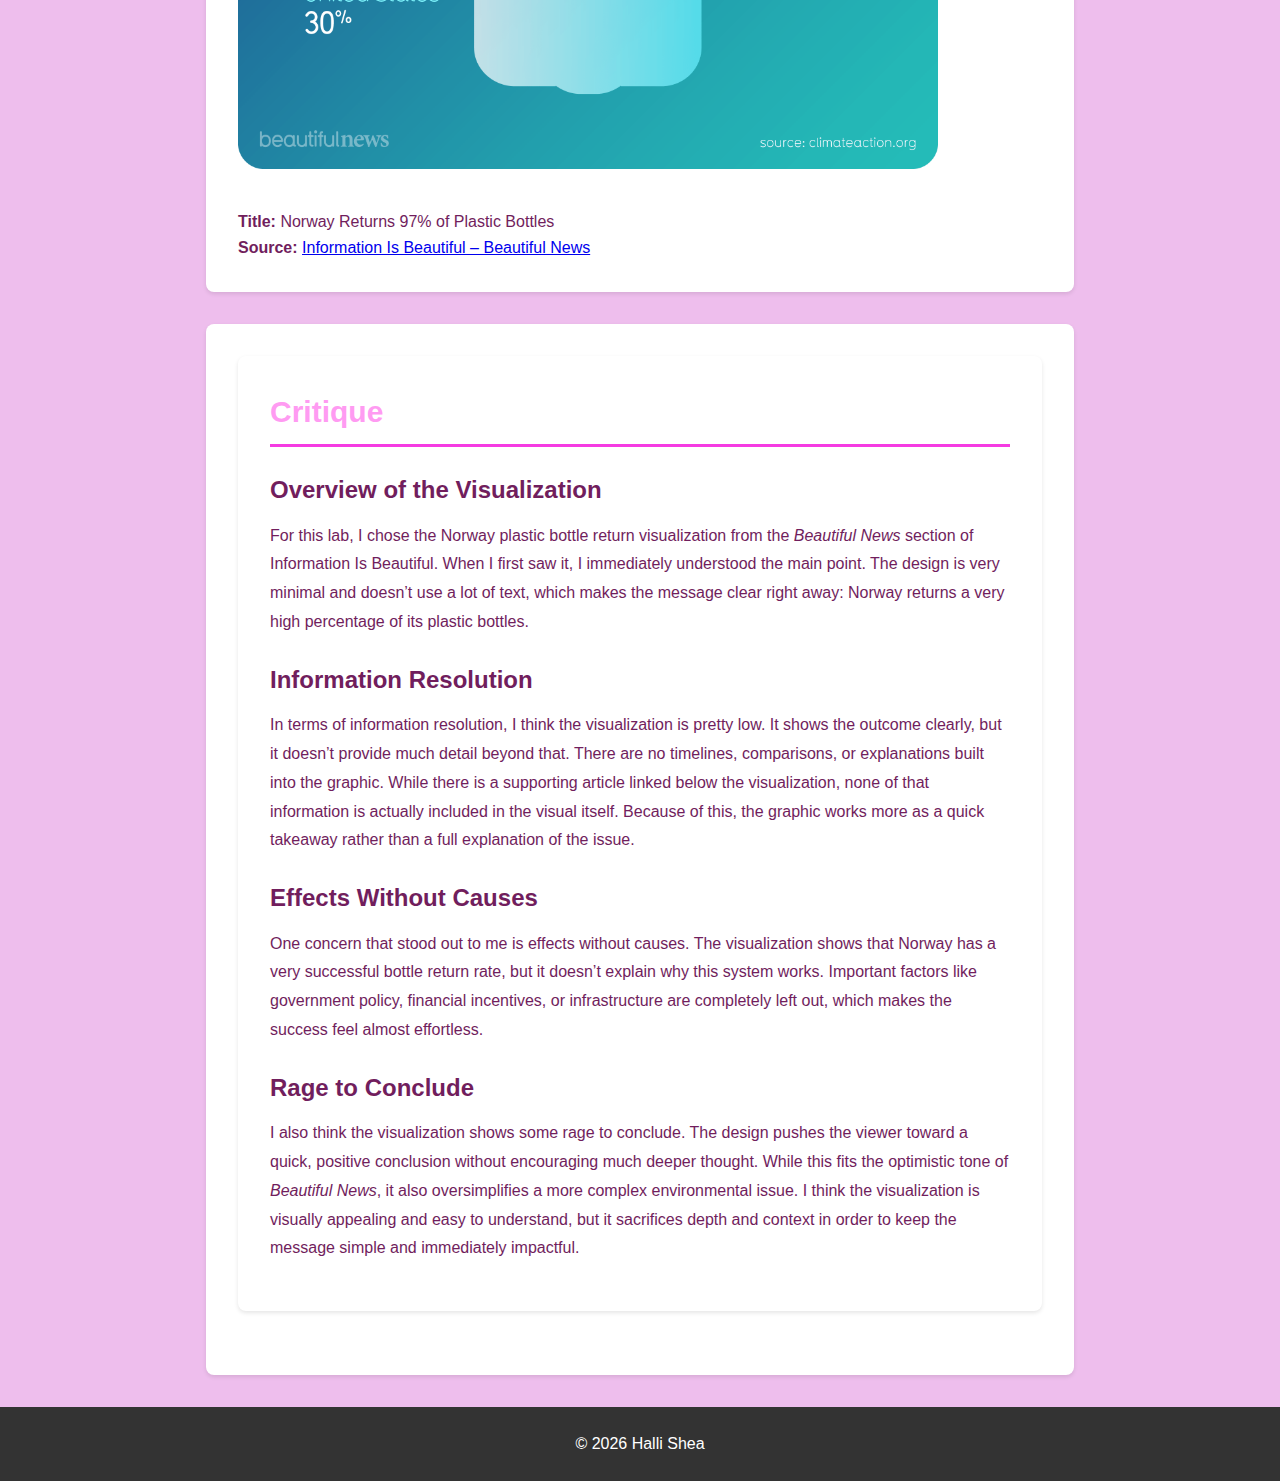
<file: lab03.html>
<!DOCTYPE html>
<html lang="en">
<head>
    <meta charset="UTF-8">
    <meta name="viewport" content="width=device-width, initial-scale=1.0">
    <title>Visualization Critique | Halli Shea</title>
    <link rel="stylesheet" href="css/styles.css">
</head>
<body>
    <header>
        <nav class="site-nav">
            <button class="nav-toggle" type="button" aria-expanded="false" aria-controls="primary-nav-links" aria-label="Toggle navigation menu">
                <span class="nav-toggle-bar" aria-hidden="true"></span>
                <span class="nav-toggle-bar" aria-hidden="true"></span>
                <span class="nav-toggle-bar" aria-hidden="true"></span>
            </button>
            <ul id="primary-nav-links" class="nav-links">
                <li><a href="index.html">Home</a></li>
                <li><a href="lab02.html">Lab 2: AI Evaluation</a></li>
                <li><a href="lab03.html" class="active">Lab 3: Visualization Critique</a></li>
                <li><a href="lab04.html">Lab 4: Tableau Visualization</a></li>
                <li><a href="lab5.html">Lab 5</a></li>
                <li><a href="hometown-map.html">Hometown Map</a></li>
            </ul>
            <!-- Add more lab links as the semester progresses -->
        </nav>
        <h1>Visualization Critique</h1>
    </header>

    <main>
        <!-- Main content section for Lab 3 -->
<section class="lab-content">
  <h2>Lab 3: Data Visualization Critique</h2>

  <!-- This section explains the assignment requirements -->
  <h3>Lab Requirements</h3>
  <p>
    In Lab 3, I had to select a data visualization and write a critique of it using ideas from Edward Tufte. The purpose of the lab was to look closely at how effectively the visualization communicated information and to consider what it did well, what it left out, and how the design affected the viewer’s understanding.
  </p>

  <!-- This section explains what I learned -->
  <h3>What I Learned</h3>
  <p>
    This lab helped me realize that just because a visualization looks simple or visually appealing does not automatically mean it is effective. I learned to pay more attention to things like clarity, context, labeling, and whether the viewer is actually given enough information to fully understand the point being made. It made me more aware of how much design choices can shape the way data is interpreted.
  </p>

  <!-- This section explains what the lab demonstrates -->
  <h3>What This Demonstrates</h3>
  <p>
    This lab demonstrates my ability to critically analyze visual communication instead of just taking a graphic at face value. It shows that I can connect design choices to larger questions about clarity, effectiveness, and audience understanding.
  </p>

  <!-- Link to written critique -->
  <h3>Full Written Portion</h3>
  <p>
    <a href="https://tcu-dcda.github.io/DCDA40833_SP26/labs/lab03.html" target="_blank">View the full written portion of Lab 3</a>
  </section>
</p>

        <section>
            <h2>Visualization</h2>
            <figure>
               <img src="./images/norway.png" alt="Norway plastic bottle return visualization">


                <figcaption>
                   <strong>Title:</strong> Norway Returns 97% of Plastic Bottles<br>
<strong>Source:</strong> 
<a href="https://informationisbeautiful.net/beautifulnews/1041-norway-plastic-bottles/" target="_blank">
Information Is Beautiful – Beautiful News
</a>
                </figcaption>
            </figure>
        </section>

        <section>
<section>
  <h2>Critique</h2>

  <h3>Overview of the Visualization</h3>
  <p>
    For this lab, I chose the Norway plastic bottle return visualization from the
    <em>Beautiful News</em> section of Information Is Beautiful. When I first saw it,
    I immediately understood the main point. The design is very minimal and doesn’t
    use a lot of text, which makes the message clear right away: Norway returns a very
    high percentage of its plastic bottles.
  </p>

  <h3>Information Resolution</h3>
  <p>
    In terms of information resolution, I think the visualization is pretty low.
    It shows the outcome clearly, but it doesn’t provide much detail beyond that.
    There are no timelines, comparisons, or explanations built into the graphic.
    While there is a supporting article linked below the visualization, none of that
    information is actually included in the visual itself. Because of this, the
    graphic works more as a quick takeaway rather than a full explanation of the issue.
  </p>

  <h3>Effects Without Causes</h3>
  <p>
    One concern that stood out to me is effects without causes. The visualization shows
    that Norway has a very successful bottle return rate, but it doesn’t explain why
    this system works. Important factors like government policy, financial incentives,
    or infrastructure are completely left out, which makes the success feel almost
    effortless.
  </p>

  <h3>Rage to Conclude</h3>
  <p>
    I also think the visualization shows some rage to conclude. The design pushes the
    viewer toward a quick, positive conclusion without encouraging much deeper thought.
    While this fits the optimistic tone of <em>Beautiful News</em>, it also oversimplifies
    a more complex environmental issue. I think the visualization is visually appealing and easy to understand,
    but it sacrifices depth and context in order to keep the message simple and
    immediately impactful.
  </p>
</section>
    </main>

    <footer>
        <p>© 2026 Halli Shea</p>
    </footer>
    <script src="js/nav.js"></script>
</body>
</html>
</file>
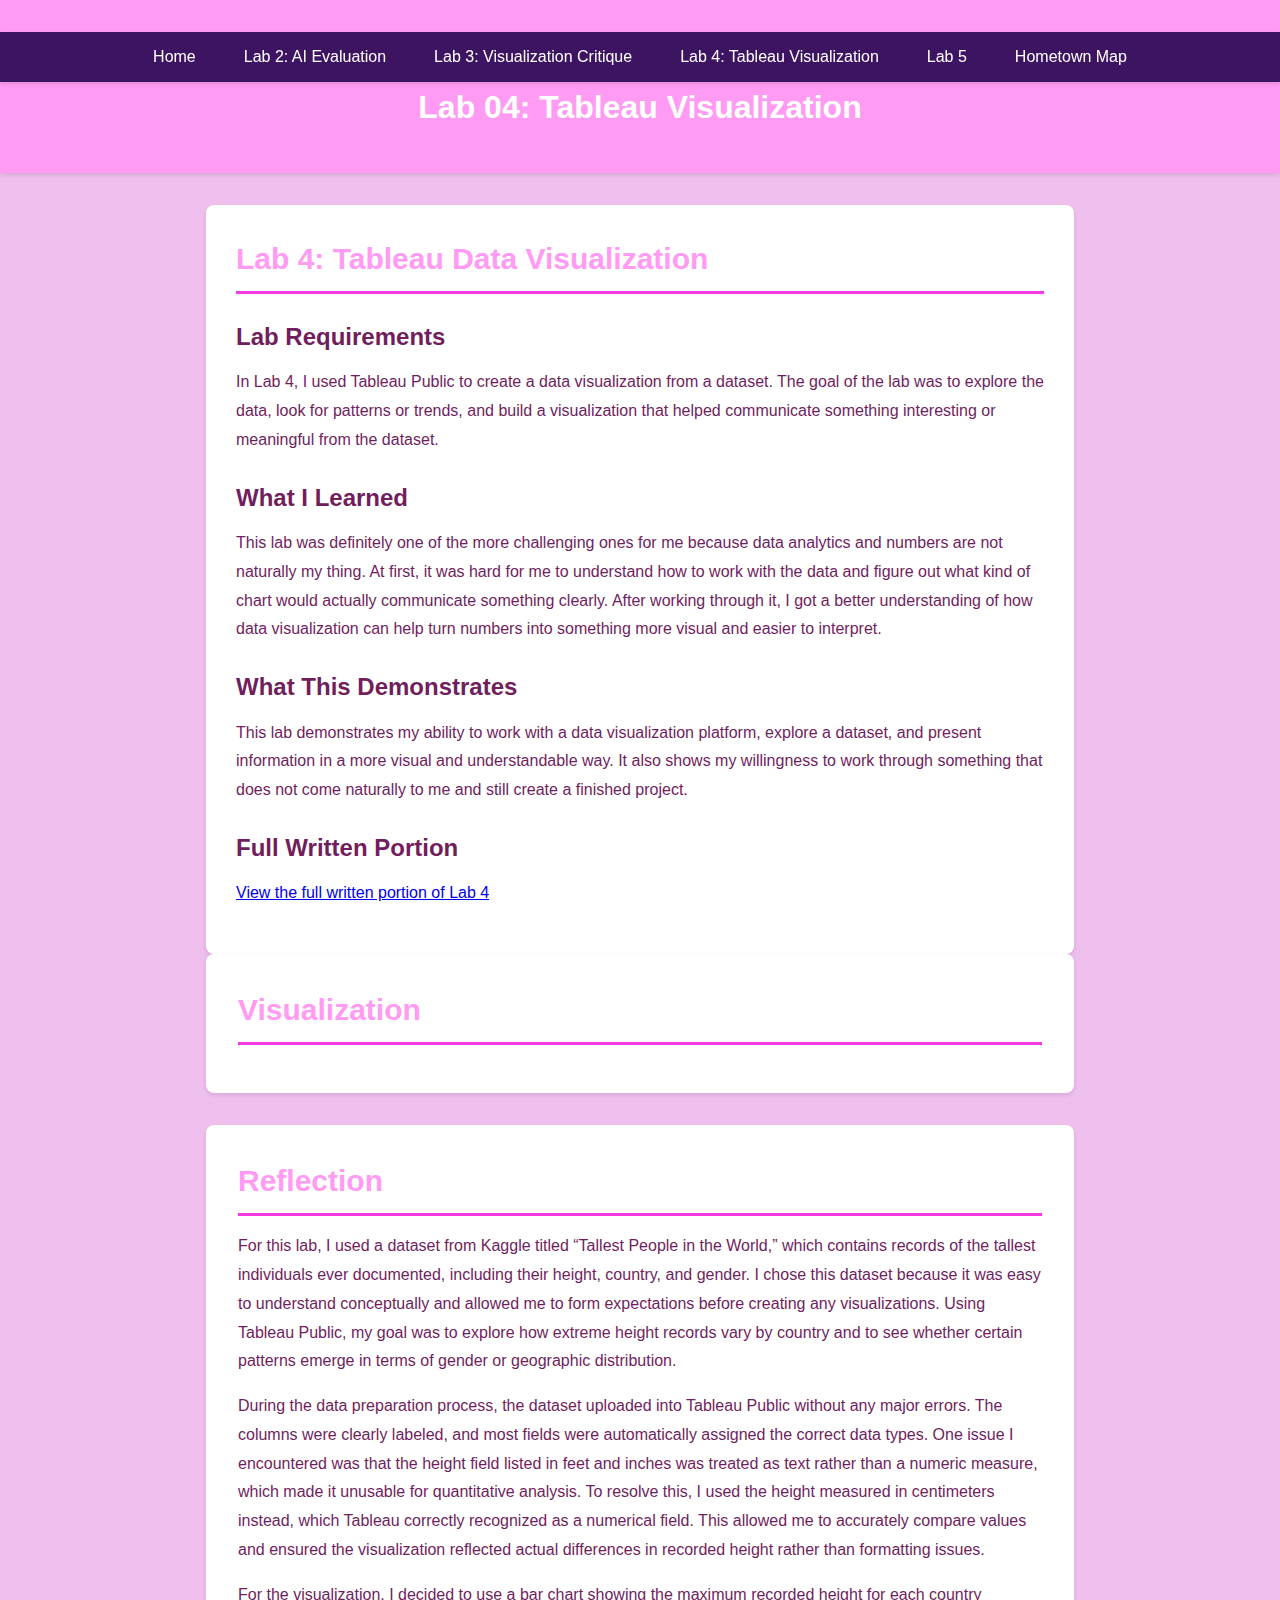
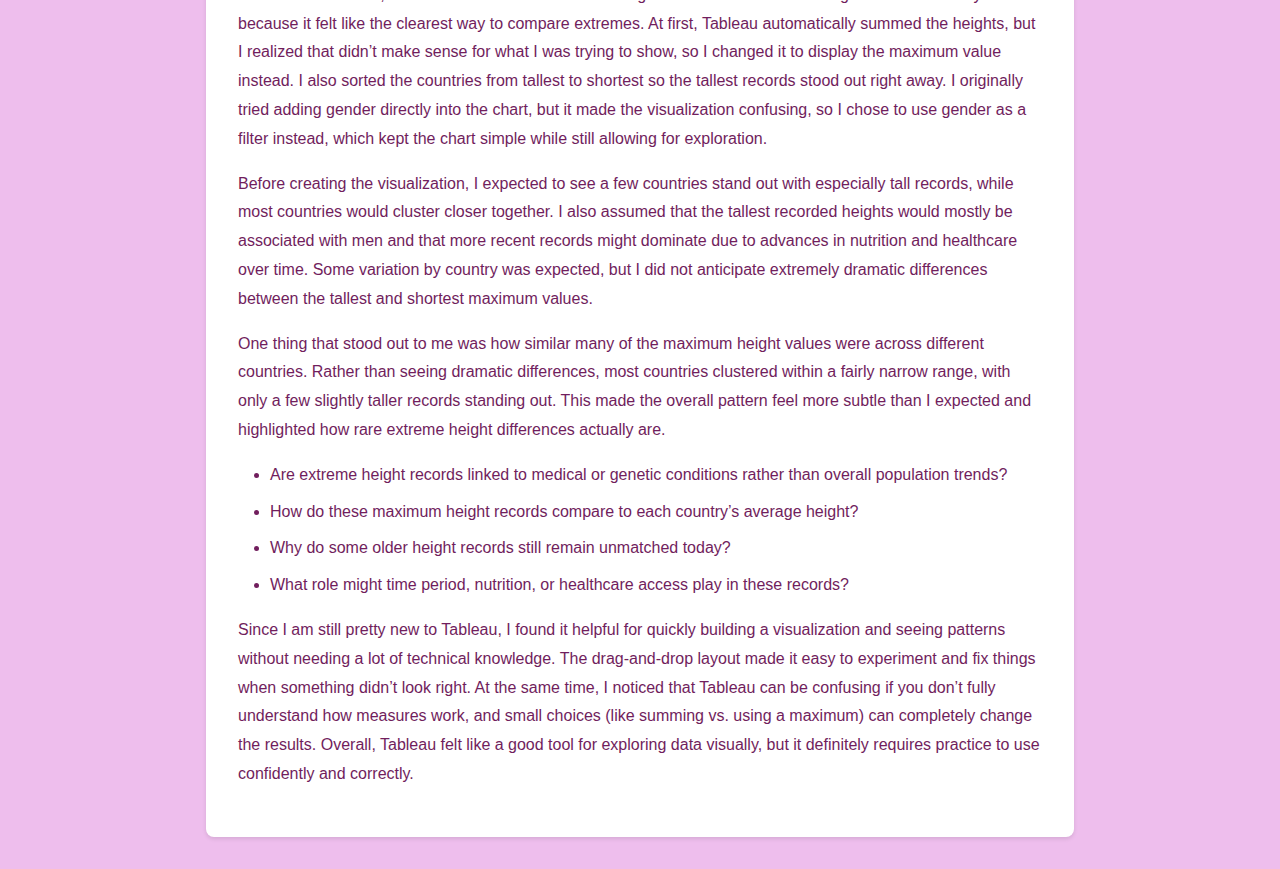
<file: lab04.html>
<!DOCTYPE html>
<html lang="en">
<head>
  <meta charset="UTF-8">
  <meta name="viewport" content="width=device-width, initial-scale=1.0">
  <title>Lab 04 – Tableau Visualization | Halli Shea</title>
  <link rel="stylesheet" href="css/styles.css">
</head>

<body>
  <header>
    <nav class="site-nav">
      <button class="nav-toggle" type="button" aria-expanded="false" aria-controls="primary-nav-links" aria-label="Toggle navigation menu">
        <span class="nav-toggle-bar" aria-hidden="true"></span>
        <span class="nav-toggle-bar" aria-hidden="true"></span>
        <span class="nav-toggle-bar" aria-hidden="true"></span>
      </button>
      <ul id="primary-nav-links" class="nav-links">
        <li><a href="index.html">Home</a></li>
        <li><a href="lab02.html">Lab 2: AI Evaluation</a></li>
        <li><a href="lab03.html">Lab 3: Visualization Critique</a></li>
        <li><a href="lab04.html" class="active">Lab 4: Tableau Visualization</a></li>
        <li><a href="lab5.html">Lab 5</a></li>
        <li><a href="hometown-map.html">Hometown Map</a></li>
      </ul>
    </nav>
    <h1>Lab 04: Tableau Visualization</h1>
  </header>
 <main>
  <!-- Main content section for Lab 4 -->
<section class="lab-content">
  <h2>Lab 4: Tableau Data Visualization</h2>

  <!-- This section explains the assignment requirements -->
  <h3>Lab Requirements</h3>
  <p>
    In Lab 4, I used Tableau Public to create a data visualization from a dataset. The goal of the lab was to explore the data, look for patterns or trends, and build a visualization that helped communicate something interesting or meaningful from the dataset.
  </p>

  <!-- This section reflects on what I learned -->
  <h3>What I Learned</h3>
  <p>
    This lab was definitely one of the more challenging ones for me because data analytics and numbers are not naturally my thing. At first, it was hard for me to understand how to work with the data and figure out what kind of chart would actually communicate something clearly. After working through it, I got a better understanding of how data visualization can help turn numbers into something more visual and easier to interpret.
  </p>

  <!-- This section explains what the lab demonstrates -->
  <h3>What This Demonstrates</h3>
  <p>
    This lab demonstrates my ability to work with a data visualization platform, explore a dataset, and present information in a more visual and understandable way. It also shows my willingness to work through something that does not come naturally to me and still create a finished project.
  </p>

  <!-- Link to the full written portion -->
  <h3>Full Written Portion</h3>
  <p>
    <a href="https://tcu-dcda.github.io/DCDA40833_SP26/labs/lab04.html" target="_blank">View the full written portion of Lab 4</a>
  </p>

  
</section>
    <section>
      <h2>Visualization</h2>
<div class='tableauPlaceholder' id='viz1770766056099' style='position: relative'><noscript><a href='#'><img alt='Tallest People Recorded By Country ' src='https:&#47;&#47;public.tableau.com&#47;static&#47;images&#47;Ta&#47;TallestPeopleRecordedbyCountry&#47;Height&#47;1_rss.png' style='border: none' /></a></noscript><object class='tableauViz'  style='display:none;'><param name='host_url' value='https%3A%2F%2Fpublic.tableau.com%2F' /> <param name='embed_code_version' value='3' /> <param name='site_root' value='' /><param name='name' value='TallestPeopleRecordedbyCountry&#47;Height' /><param name='tabs' value='no' /><param name='toolbar' value='yes' /><param name='static_image' value='https:&#47;&#47;public.tableau.com&#47;static&#47;images&#47;Ta&#47;TallestPeopleRecordedbyCountry&#47;Height&#47;1.png' /> <param name='animate_transition' value='yes' /><param name='display_static_image' value='yes' /><param name='display_spinner' value='yes' /><param name='display_overlay' value='yes' /><param name='display_count' value='yes' /><param name='language' value='en-US' /><param name='filter' value='publish=yes' /></object></div>                <script type='text/javascript'>                    var divElement = document.getElementById('viz1770766056099');                    var vizElement = divElement.getElementsByTagName('object')[0];                    vizElement.style.width='100%';vizElement.style.height=(divElement.offsetWidth*0.75)+'px';                    var scriptElement = document.createElement('script');                    scriptElement.src = 'https://public.tableau.com/javascripts/api/viz_v1.js';                    vizElement.parentNode.insertBefore(scriptElement, vizElement);                </script>    </section>

    <section>
      <h2>Reflection</h2>
<p>
  For this lab, I used a dataset from Kaggle titled “Tallest People in the World,” which contains records of the tallest individuals ever documented, including their height, country, and gender. I chose this dataset because it was easy to understand conceptually and allowed me to form expectations before creating any visualizations. Using Tableau Public, my goal was to explore how extreme height records vary by country and to see whether certain patterns emerge in terms of gender or geographic distribution.
  </p>
  <p>
  During the data preparation process, the dataset uploaded into Tableau Public without any major errors. The columns were clearly labeled, and most fields were automatically assigned the correct data types. One issue I encountered was that the height field listed in feet and inches was treated as text rather than a numeric measure, which made it unusable for quantitative analysis. To resolve this, I used the height measured in centimeters instead, which Tableau correctly recognized as a numerical field. This allowed me to accurately compare values and ensured the visualization reflected actual differences in recorded height rather than formatting issues.
</p>
<p>
  For the visualization, I decided to use a bar chart showing the maximum recorded height for each country because it felt like the clearest way to compare extremes. At first, Tableau automatically summed the heights, but I realized that didn’t make sense for what I was trying to show, so I changed it to display the maximum value instead. I also sorted the countries from tallest to shortest so the tallest records stood out right away. I originally tried adding gender directly into the chart, but it made the visualization confusing, so I chose to use gender as a filter instead, which kept the chart simple while still allowing for exploration.
</p>
<p>
  Before creating the visualization, I expected to see a few countries stand out with especially tall records, while most countries would cluster closer together. I also assumed that the tallest recorded heights would mostly be associated with men and that more recent records might dominate due to advances in nutrition and healthcare over time. Some variation by country was expected, but I did not anticipate extremely dramatic differences between the tallest and shortest maximum values.
</p>
<p>
  One thing that stood out to me was how similar many of the maximum height values were across different countries. Rather than seeing dramatic differences, most countries clustered within a fairly narrow range, with only a few slightly taller records standing out. This made the overall pattern feel more subtle than I expected and highlighted how rare extreme height differences actually are.
</p>
<ul>
  <li>Are extreme height records linked to medical or genetic conditions rather than overall population trends?</li>
  <li>How do these maximum height records compare to each country’s average height?</li>
  <li>Why do some older height records still remain unmatched today?</li>
  <li>What role might time period, nutrition, or healthcare access play in these records?</li>
</ul>
<p>
  Since I am still pretty new to Tableau, I found it helpful for quickly building a visualization and seeing patterns without needing a lot of technical knowledge. The drag-and-drop layout made it easy to experiment and fix things when something didn’t look right. At the same time, I noticed that Tableau can be confusing if you don’t fully understand how measures work, and small choices (like summing vs. using a maximum) can completely change the results. Overall, Tableau felt like a good tool for exploring data visually, but it definitely requires practice to use confidently and correctly.
</p>

    </section>
  </main>

  <script src="js/nav.js"></script>
</body>
</html>
</file>
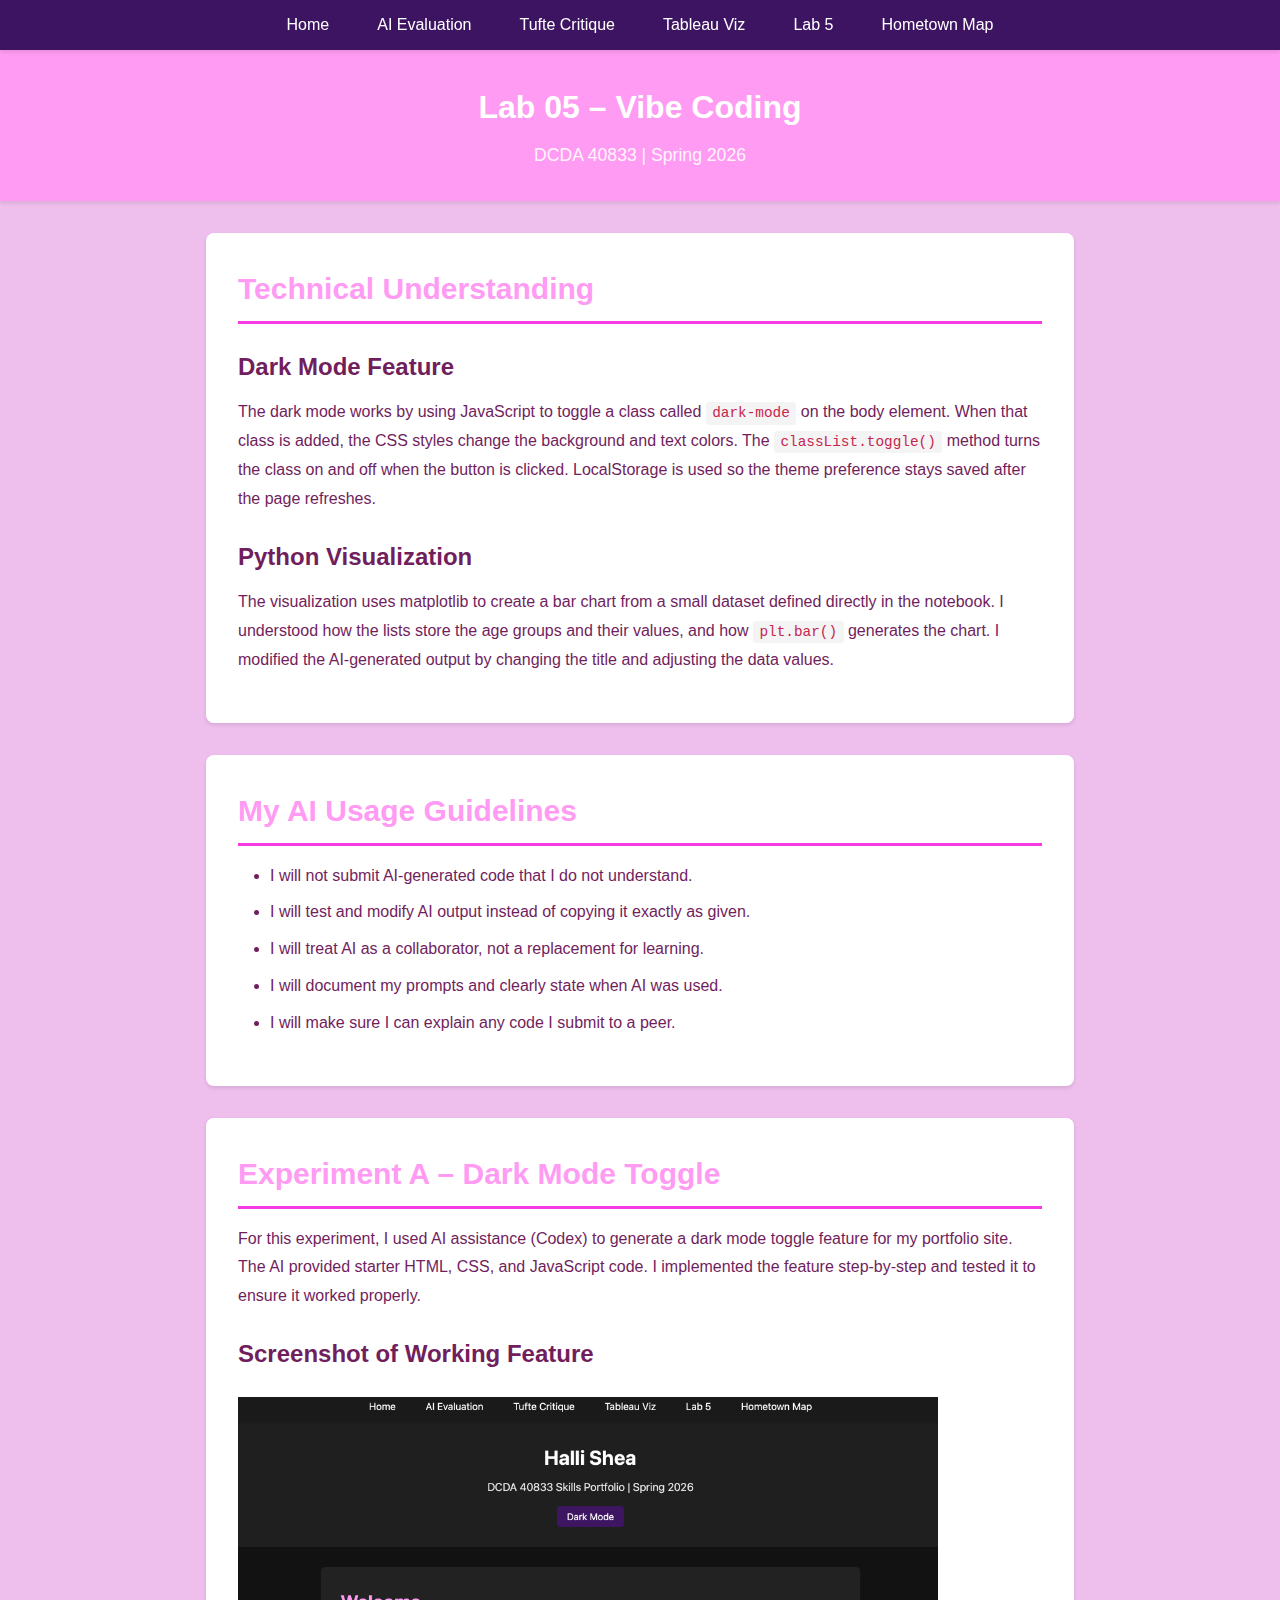
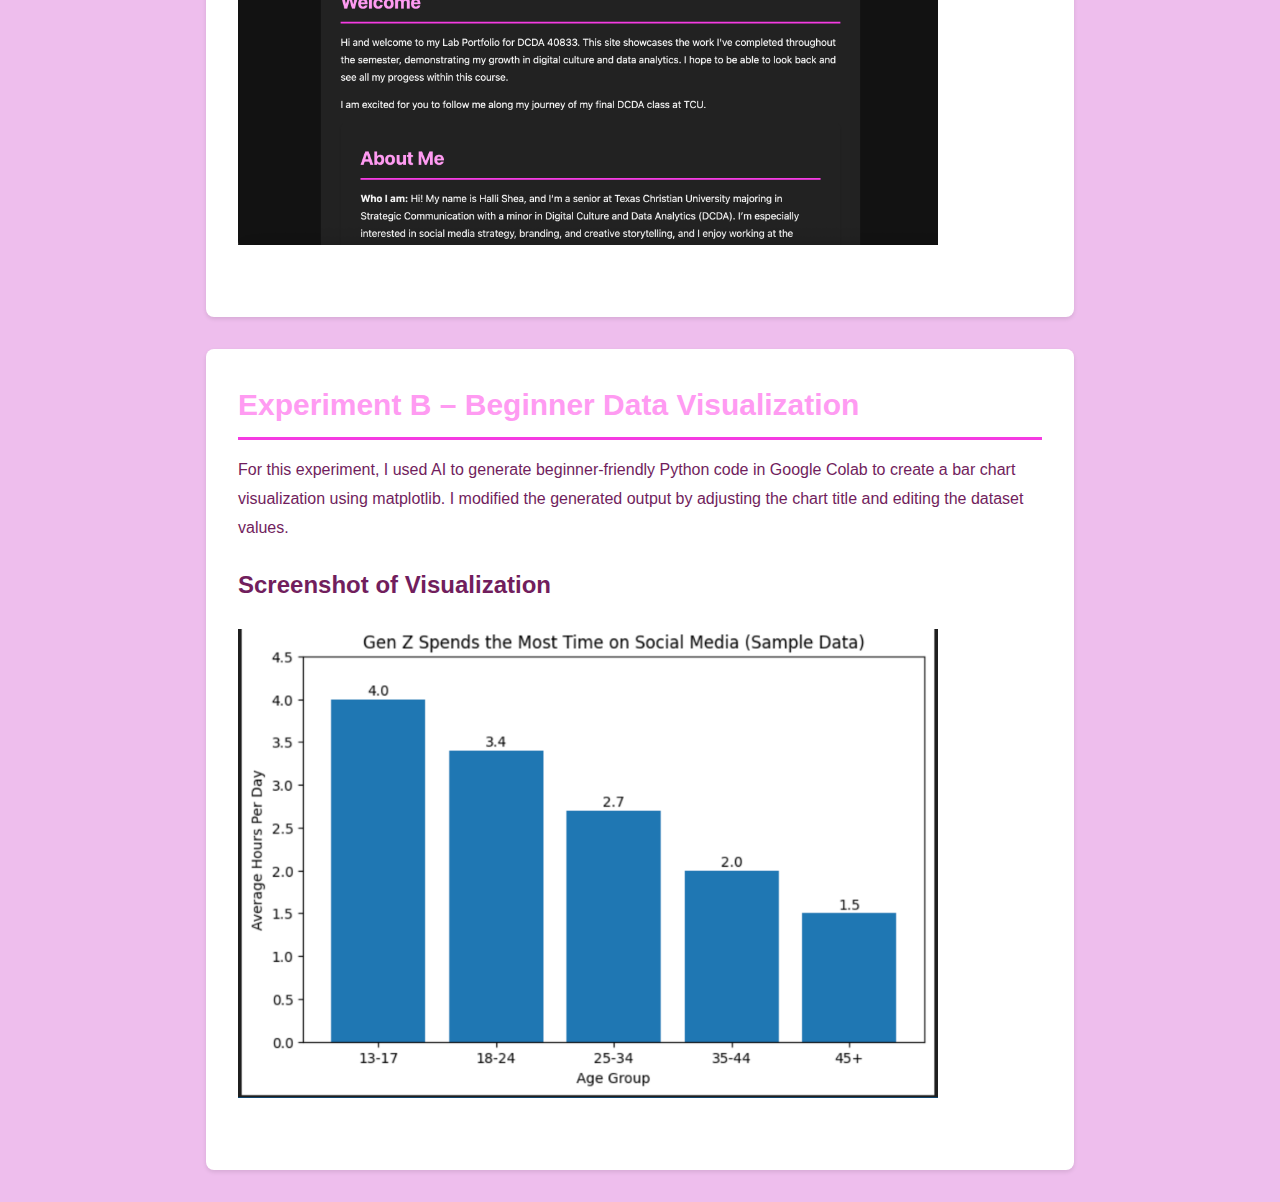
<file: lab05.html>
<!DOCTYPE html>
<html lang="en">
<head>
    <meta charset="UTF-8">
    <title>Lab 05 – Vibe Coding</title>
    <link rel="stylesheet" href="css/styles.css">
</head>

<body>
<!-- Navigation: Links to all portfolio pages -->
<nav class="site-nav">
  <button class="nav-toggle" type="button" aria-expanded="false" aria-controls="primary-nav-links">
    <span class="nav-toggle-bar" aria-hidden="true"></span>
    <span class="nav-toggle-bar" aria-hidden="true"></span>
    <span class="nav-toggle-bar" aria-hidden="true"></span>
  </button>

  <ul id="primary-nav-links" class="nav-links">
    <li><a href="index.html">Home</a></li>
    <li><a href="lab02.html">AI Evaluation</a></li>
    <li><a href="lab03.html">Tufte Critique</a></li>
    <li><a href="lab04.html">Tableau Viz</a></li>
    <li><a href="lab05.html">Lab 5</a></li>
    <li><a href="hometown-map.html">Hometown Map</a></li>
  </ul>
</nav>
<header>
    <h1>Lab 05 – Vibe Coding</h1>
    <p>DCDA 40833 | Spring 2026</p>
</header>

<main>
<section>
    <h2>Technical Understanding</h2>

    <h3>Dark Mode Feature</h3>
    <p>
        The dark mode works by using JavaScript to toggle a class called 
        <code>dark-mode</code> on the body element. When that class is added, 
        the CSS styles change the background and text colors. The 
        <code>classList.toggle()</code> method turns the class on and off 
        when the button is clicked. LocalStorage is used so the theme 
        preference stays saved after the page refreshes.
    </p>

    <h3>Python Visualization</h3>
    <p>
        The visualization uses matplotlib to create a bar chart from a 
        small dataset defined directly in the notebook. I understood how 
        the lists store the age groups and their values, and how 
        <code>plt.bar()</code> generates the chart. I modified the AI-generated 
        output by changing the title and adjusting the data values.
    </p>
</section>
    <section>
    <h2>My AI Usage Guidelines</h2>
    <ul>
        <li>I will not submit AI-generated code that I do not understand.</li>
        <li>I will test and modify AI output instead of copying it exactly as given.</li>
        <li>I will treat AI as a collaborator, not a replacement for learning.</li>
        <li>I will document my prompts and clearly state when AI was used.</li>
        <li>I will make sure I can explain any code I submit to a peer.</li>
    </ul>
</section>
</section>
    <section>
        <h2>Experiment A – Dark Mode Toggle</h2>
         <p>
For this experiment, I used AI assistance (Codex) to generate a dark mode toggle feature 
for my portfolio site. The AI provided starter HTML, CSS, and JavaScript code. 
I implemented the feature step-by-step and tested it to ensure it worked properly.
</p>
<h3>Screenshot of Working Feature</h3>
<img src="images/darkmodedemo.png" alt="Dark mode feature working" width="600">
        </p>
    </section>

    <section>
        <h2>Experiment B – Beginner Data Visualization</h2>
        <p>
For this experiment, I used AI to generate beginner-friendly Python code in Google Colab 
to create a bar chart visualization using matplotlib. I modified the generated output 
by adjusting the chart title and editing the dataset values.
</p>
<h3>Screenshot of Visualization</h3>
<img src="images/colab-bar-chart.png" alt="Bar chart visualization in Colab" width="600">
</p>
    </section>

</main>
<script src="js/nav.js"></script>
</body>
</html>
</file>
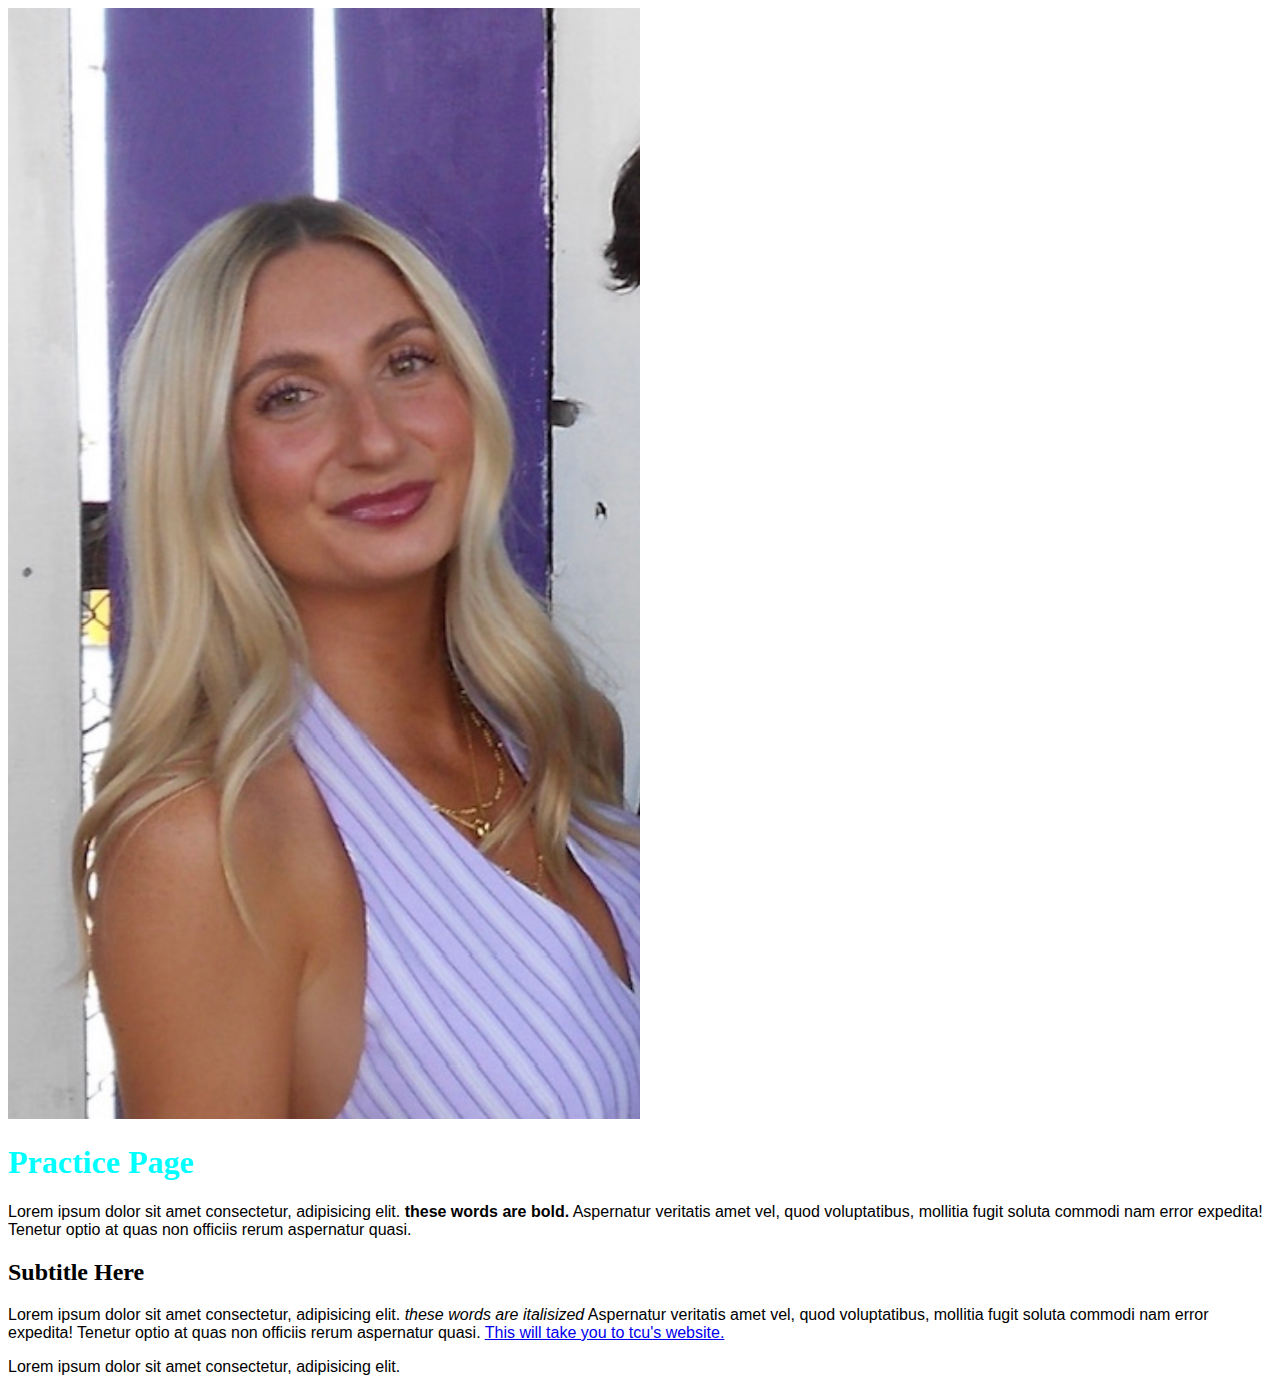
<file: practice.html>
<!DOCTYPE html>
<html lang="en">


<head>
    <meta charset="UTF-8">
    <meta name="viewport" content="width=device-width, initial-scale=1.0">
    <title>Document</title>
    <style>
        h1{color:aqua;}
        p{font-family:'Gill Sans', 'Gill Sans MT', Calibri, 'Trebuchet MS', sans-serif}
        </style>
        
</head>

<img src="images/profile.jpg" alt="Halli Shea headshot" class="profile-img" width="50%">
<body>
    
<h1>Practice Page</h1>  

    <p>Lorem ipsum dolor sit amet consectetur, adipisicing elit. <strong>these words are bold.</strong> Aspernatur veritatis amet vel, quod voluptatibus, mollitia fugit soluta commodi nam error expedita! Tenetur optio at quas non officiis rerum aspernatur quasi.</p>
    <h2>Subtitle Here</h2>
    <p>Lorem ipsum dolor sit amet consectetur, adipisicing elit. <em> these words are italisized</em> Aspernatur veritatis amet vel, quod voluptatibus, mollitia fugit soluta commodi nam error expedita! Tenetur optio at quas non officiis rerum aspernatur quasi. <a href="https://www.tcu.edu">This will take you to tcu's website.</a></p>
    <p>Lorem ipsum dolor sit amet consectetur, adipisicing elit.</p>

</body>


</html>
</file>
<file: css/styles.css>
/* =========================
   DCDA 40833 Skills Portfolio Template
   CSS Stylesheet for Student Portfolios
   ========================= */

/* =========================
   CSS Variables (Color Scheme)
   ========================= */
   /* I chose a pink color scheme because I wanted the site to feel fun, personal, and visually cohesive.
The color choice reflects my style */
:root {
    --primary-color: #ff9bf2;      /* TCU Purple */
    --secondary-color: #f53be2;    /* Light Purple */
    --accent-color: #f243ff;       /* Gold accent */
    --text-color: #711e5d;            /* Dark gray for text */
    --text-secondary: #64748b;     /* Lighter gray for captions */
    --bg-color: #9b4b9ddb;           /* Light background */
    --white: #ffffff;
}

/* =========================
   Basic Reset & Typography
   ========================= */
* {
    margin: 0;
    padding: 0;
    box-sizing: border-box;
}

html {
    scroll-behavior: smooth;       /* Smooth scrolling for anchor links */
}

body {
    font-family: -apple-system, BlinkMacSystemFont, 'Segoe UI', 'Roboto', 'Helvetica Neue', Arial, sans-serif;
    line-height: 1.6;
    color: var(--text-color);
    background-color: var(--bg-color);
}

/* =========================
   Header & Navigation
   ========================= */
/* Style semantic tags directly - no classes needed! */
header {
    background-color: var(--primary-color);
    color: white;
    padding: 2rem 0;
    text-align: center;
    box-shadow: 0 2px 4px rgba(0, 0, 0, 0.1);
}

header h1 {
    color: white;
    margin: 0 0 0.5rem 0;
    font-size: 2rem;
}

header p {
    margin: 0;
    opacity: 0.9;
    font-size: 1.1rem;
}

.site-nav {
    background-color: #3d1461;
    padding: 0.75rem;
    display: flex;              /* Make nav a flex container */
    justify-content: center;    /* Center the ul inside nav */
    align-items: center;
    gap: 0.75rem;
    position: sticky;           /* Stick to top when scrolling */
    top: 0;
    z-index: 100;
    box-shadow: 0 2px 4px rgba(0, 0, 0, 0.1);
}

/* Style the navigation list */
.site-nav .nav-links {
    list-style: none;           /* Remove bullets */
    padding: 0;                 /* Remove default padding */
    margin: 0;                  /* Remove default margin */
    display: flex;              /* Arrange items horizontally */
    flex-direction: row;        /* Explicit: horizontal on desktop */
    justify-content: center;    /* Center the items */
    gap: 1rem;                  /* Space between items */
    flex-wrap: wrap;            /* Wrap on small screens */
}

.site-nav li {
    list-style: none;           /* Extra insurance - remove bullets */
}

.site-nav a {
    color: white;
    text-decoration: none;
    padding: 0.5rem 1rem;
    transition: background-color 0.3s ease;
    border-radius: 4px;
}

.site-nav a:hover {
    background-color: var(--primary-color);
}

.site-nav .nav-toggle {
    display: none;
    border: 1px solid rgba(255, 255, 255, 0.4);
    background: transparent;
    color: white;
    border-radius: 6px;
    padding: 0.4rem 0.6rem;
    cursor: pointer;
    align-items: center;
    justify-content: center;
    flex-direction: column;
    gap: 0.24rem;
}

.site-nav .nav-toggle-bar {
    display: block;
    width: 1.2rem;
    height: 2px;
    background: white;
}

/* =========================
   Main Content
   ========================= */
/* Style main semantic tag directly */
main {
    max-width: 900px;          /* Don't get too wide */
    margin: 2rem auto;         /* Center horizontally */
    padding: 0 1rem;           /* Space on sides for mobile */
}

/* All sections inside main get consistent styling */
main section {
    background-color: white;
    padding: 2rem;
    margin-bottom: 2rem;       /* Space between sections */
    border-radius: 8px;        /* Rounded corners */
    box-shadow: 0 2px 4px rgba(0, 0, 0, 0.1);
}

/* Style h2 headings inside sections */
main section h2 {
    color: var(--primary-color);
    border-bottom: 3px solid var(--secondary-color);
    padding-bottom: 0.5rem;
    margin-bottom: 1rem;
    font-size: 1.875rem;
}

main section h3 {
    color: var(--text-color);
    margin-top: 1.5rem;
    margin-bottom: 0.75rem;
    font-size: 1.5rem;
}

/* Paragraphs inside sections */
main section p {
    margin-bottom: 1rem;
    line-height: 1.8;
}

/* Lists inside sections */
main section ul,
main section ol {
    margin: 1rem 0 1rem 2rem;
    line-height: 1.8;
}

main section li {
    margin-bottom: 0.5rem;
}

/* =========================
   Data Visualizations
   ========================= */
/* Container for charts and images */
.viz-container {
    margin: 2rem 0;
    text-align: center;
}

.viz-container img {
    max-width: 100%;           /* Responsive: never wider than container */
    height: auto;              /* Maintain aspect ratio */
    border-radius: 8px;
    box-shadow: 0 4px 6px rgba(0, 0, 0, 0.1);
    margin-bottom: 0.5rem;
}

/* Figure captions */
.viz-container figcaption {
    font-style: italic;
    color: var(--text-secondary);
    font-size: 0.9rem;
    margin-top: 0.5rem;
}

/* Grid layout for multiple visualizations */
.viz-grid {
    display: grid;
    grid-template-columns: repeat(auto-fit, minmax(300px, 1fr));
    gap: 1.5rem;
    margin: 2rem 0;
}

/* =========================
   Code Blocks
   ========================= */
/* Improve pre/code styling for Python code */
pre {
    background: #2d2d2d;          /* Dark background */
    color: #f8f8f2;               /* Light text */
    border: none;
    border-radius: 8px;
    padding: 1.5rem;
    overflow-x: auto;
    margin: 1.5rem 0;
    font-size: 0.9rem;
    line-height: 1.5;
}

code {
    font-family: 'SF Mono', Monaco, 'Cascadia Code', 'Roboto Mono', Consolas, 'Courier New', monospace;
}

/* Inline code (inside paragraphs) */
p code, li code {
    background: #f4f4f4;
    color: #c7254e;
    padding: 0.2rem 0.4rem;
    border-radius: 3px;
    font-size: 0.9em;
}

/* Code block titles */
.code-title {
    background: #1e1e1e;
    color: #9cdcfe;
    padding: 0.5rem 1rem;
    border-radius: 8px 8px 0 0;
    font-family: monospace;
    font-size: 0.85rem;
    margin-bottom: -0.5rem;
}

.code-title + pre {
    border-radius: 0 0 8px 8px;
    margin-top: 0;
}

/* =========================
   Data Tables
   ========================= */
table {
    width: 100%;
    border-collapse: collapse;
    margin: 1.5rem 0;
    background: white;
}

th, td {
    padding: 0.75rem 1rem;
    text-align: left;
    border: 1px solid #e2e8f0;
}

th {
    background: var(--primary-color);
    color: white;
    font-weight: 600;
}

tr:nth-child(even) {
    background: #f8f9fa;
}

.results-table {
    font-size: 0.95rem;
    margin: 1.5rem auto;
    max-width: 700px;
}

.results-table td {
    text-align: center;
}

.results-table td:first-child {
    text-align: left;
    font-weight: 500;
}

/* Highlight key rows */
.results-table tr.highlight {
    background: #fff3cd;
    font-weight: bold;
}

/* =========================
   Framework Connections
   ========================= */
.framework-callout {
    background: linear-gradient(135deg, #f0e7f8, #e9d5ff);
    border-left: 5px solid var(--secondary-color);
    border-radius: 8px;
    padding: 1.5rem;
    margin: 2rem 0;
}

.framework-callout h3 {
    color: var(--primary-color);
    margin-top: 0;
}

.framework-callout strong {
    color: var(--secondary-color);
}

/* =========================
   Portfolio Cards
   ========================= */
/* Grid layout for portfolio cards on home page */
.portfolio-grid {
    display: grid;
    grid-template-columns: repeat(auto-fit, minmax(280px, 1fr));
    gap: 1.5rem;
    margin: 2rem 0;
}

/* Individual portfolio card styling */
.portfolio-card {
    display: block;
    background: white;
    border: 2px solid #e2e8f0;
    border-radius: 12px;
    padding: 1.5rem;
    text-decoration: none;
    color: var(--text-color);
    transition: all 0.3s ease;
    position: relative;
}

.portfolio-card:hover {
    border-color: var(--primary-color);
    box-shadow: 0 8px 16px rgba(77, 25, 121, 0.15);
    transform: translateY(-4px);
}

.portfolio-card h3 {
    color: var(--primary-color);
    margin: 0 0 0.5rem 0;
    font-size: 1.25rem;
}

.portfolio-card p {
    color: var(--text-secondary);
    font-size: 0.95rem;
    margin: 0.75rem 0 0 0;
    line-height: 1.5;
}

/* Lab tag badge on portfolio cards */
.lab-tag {
    display: inline-block;
    background: var(--secondary-color);
    color: white;
    font-size: 0.75rem;
    font-weight: 600;
    padding: 0.25rem 0.5rem;
    border-radius: 4px;
    text-transform: uppercase;
    letter-spacing: 0.5px;
}

/* =========================
   Footer (semantic tag)
   ========================= */
footer {
    background-color: #333;
    color: white;
    text-align: center;
    padding: 1.5rem;
    margin-top: 2rem;
}

footer a {
    color: var(--accent-color);
    text-decoration: none;
}

footer a:hover {
    text-decoration: underline;
}

/* =========================
   Responsive Design (Mobile)
   ========================= */
@media (max-width: 768px) {
    header h1 {
        font-size: 1.5rem;     /* Smaller on mobile */
    }

    .site-nav {
        font-size: 0.9rem;
        justify-content: space-between;
        align-items: center;
    }

    .js .site-nav .nav-toggle {
        display: inline-flex;
    }

    /* Stack navigation vertically on mobile */
    .site-nav .nav-links {
        flex-direction: column;
        align-items: stretch;
        width: 100%;
    }

    .js .site-nav .nav-links {
        display: none;
    }

    .js .site-nav.is-open .nav-links {
        display: flex;
    }

    .site-nav a {
        display: block;          /* Full width for easier tapping */
        width: 100%;
        text-align: center;
    }

    main section {
        padding: 1rem;         /* Less padding on mobile */
    }

    .viz-grid {
        grid-template-columns: 1fr;  /* Single column on mobile */
    }
}

/* =========================
   Print Styles (Optional)
   ========================= */
@media print {
    .site-nav {
        display: none;
    }

    main section {
        box-shadow: none;
        page-break-inside: avoid;
    }
}
/* Profile image styling */
/*
The image is stored in the images folder and styled with CSS for size and border.-->
*/
.profile-img {
  width: 250px;
  border-radius: 12px;
  border: 3px solid var(--primary-color);
}

/* Lab 02 image styling */
main section img {
  max-width: 700px;
  width: 100%;
  height: auto;
  display: block;
  margin: 1.5rem 0 2.5rem 0;
}
/* =========================
   Dark Mode Toggle
   ========================= */

/* Button style for the header toggle */
#darkModeToggle {
  margin-top: 1rem;
  padding: 0.5rem 1rem;
  border: none;
  border-radius: 6px;
  background-color: #3d1461;
  color: #ffffff;
  font-size: 0.95rem;
  cursor: pointer;
}

#darkModeToggle:hover {
  background-color: #2b0e45;
}

/* Dark mode styles: applied when body has class="dark-mode" */
body.dark-mode {
  background-color: #121212;
  color: #f5f5f5;
}

body.dark-mode header {
  background-color: #1f1f1f;
}

body.dark-mode .site-nav {
  background-color: #1a1a1a;
}

body.dark-mode main section {
  background-color: #222222;
  color: #f5f5f5;
}

body.dark-mode .portfolio-card {
  background-color: #2a2a2a;
  border-color: #444444;
  color: #f5f5f5;
}

body.dark-mode .portfolio-card p,
body.dark-mode .viz-container figcaption {
  color: #d1d5db;
}

body.dark-mode footer {
  background-color: #111111;
}
/* General page styling to make the portfolio cleaner and easier to read */
body {
  font-family: Arial, sans-serif;
  background-color: #eebeed;
  line-height: 1.6;
}

/* Styling for headings to give the site a more polished look */
h1, h2 {
  color: #690055;
}

/* Adds spacing and structure to lab content sections */
.lab-content {
  max-width: 900px;
  margin: 0 auto;
  padding: 30px;
}

/* Styles images so they scale nicely on the page */
.lab-image {
  width: 100%;
  max-width: 700px;
  margin-top: 15px;
  border-radius: 8px;
}
</file>
